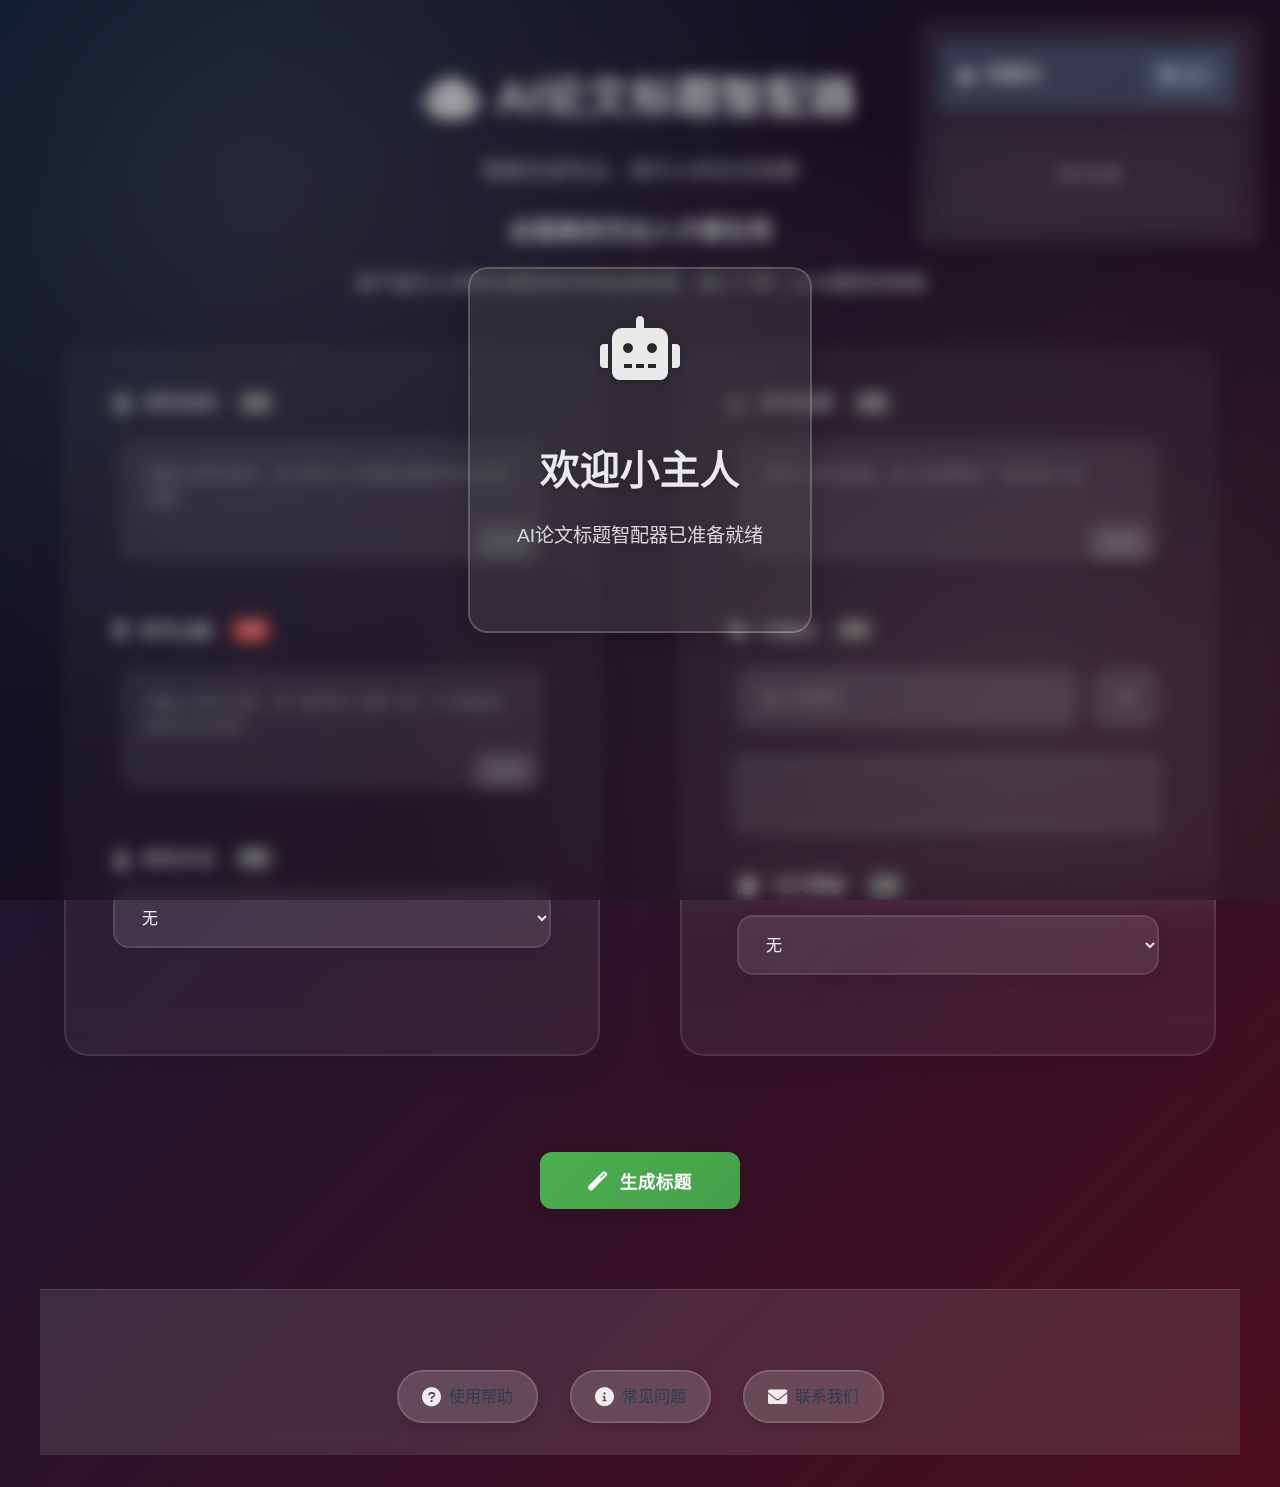
<file: index.html>
<!DOCTYPE html>
<html lang="zh-CN">
<head>
    <meta charset="UTF-8">
    <meta name="viewport" content="width=device-width, initial-scale=1.0">
    <title>AI论文标题智配器（升级版）</title>
    <link rel="stylesheet" href="styles.css">
    <link rel="stylesheet" href="https://cdnjs.cloudflare.com/ajax/libs/font-awesome/6.0.0/css/all.min.css">
    <style>
        .optional-tag {
            background-color: #666;
            color: white;
            padding: 2px 6px;
            border-radius: 4px;
            font-size: 12px;
            margin-left: 8px;
        }

        .required-tag {
            background-color: #ff4444;
            color: white;
            padding: 2px 6px;
            border-radius: 4px;
            font-size: 12px;
            margin-left: 8px;
        }

        /* 下拉选项样式 */
        select {
            color: rgba(255, 255, 255, 0.9) !important;
        }

        select option {
            color: #333 !important;
            background-color: white;
        }

        /* 确保下拉框文字颜色与输入框一致 */
        select:focus {
            color: rgba(255, 255, 255, 0.9) !important;
        }

        .toggle-btn {
            background: none;
            border: none;
            color: #666;
            cursor: pointer;
            margin-left: 8px;
            padding: 2px;
            border-radius: 50%;
            width: 24px;
            height: 24px;
            display: inline-flex;
            align-items: center;
            justify-content: center;
            transition: all 0.3s ease;
        }

        .toggle-btn.active {
            color: #4CAF50;
            background-color: rgba(76, 175, 80, 0.1);
        }

        .input-group textarea:disabled,
        .input-group select:disabled,
        .input-group input:disabled {
            background-color: #f5f5f5;
            cursor: not-allowed;
            opacity: 0.7;
        }

        .btn-add:disabled {
            opacity: 0.5;
            cursor: not-allowed;
        }

        /* 收藏夹容器样式 */
        .favorites-container {
            background: rgba(255, 255, 255, 0.1);
            border-radius: 12px;
            padding: 20px;
            margin-bottom: 30px;
            backdrop-filter: blur(10px);
            border: 1px solid rgba(255, 255, 255, 0.1);
        }

        .favorites-header {
            display: flex;
            justify-content: space-between;
            align-items: center;
            margin-bottom: 15px;
        }

        .favorites-header h3 {
            color: rgba(255, 255, 255, 0.9);
            margin: 0;
            font-size: 1.2em;
        }

        .btn-clear-favorites {
            background: rgba(255, 255, 255, 0.1);
            color: rgba(255, 255, 255, 0.9);
            border: none;
            padding: 8px 15px;
            border-radius: 6px;
            cursor: pointer;
            transition: all 0.3s ease;
        }

        .btn-clear-favorites:hover {
            background: rgba(255, 255, 255, 0.2);
        }

        .favorites-list {
            max-height: 300px;
            overflow-y: auto;
        }

        .favorite-item {
            display: flex;
            justify-content: space-between;
            align-items: center;
            padding: 10px;
            background: rgba(255, 255, 255, 0.05);
            border-radius: 6px;
            margin-bottom: 8px;
        }

        .favorite-title {
            color: rgba(255, 255, 255, 0.9);
            flex: 1;
            margin-right: 10px;
        }

        .favorite-actions {
            display: flex;
            gap: 8px;
        }

        .btn-copy, .btn-remove {
            background: rgba(255, 255, 255, 0.1);
            color: rgba(255, 255, 255, 0.9);
            border: none;
            padding: 6px;
            border-radius: 4px;
            cursor: pointer;
            transition: all 0.3s ease;
        }

        .btn-copy:hover, .btn-remove:hover {
            background: rgba(255, 255, 255, 0.2);
        }

        .empty-favorites {
            color: rgba(255, 255, 255, 0.6);
            text-align: center;
            padding: 20px;
        }

        /* 提示信息样式 */
        .toast {
            position: fixed;
            bottom: 20px;
            left: 50%;
            transform: translateX(-50%);
            background: rgba(0, 0, 0, 0.8);
            color: white;
            padding: 10px 20px;
            border-radius: 6px;
            z-index: 1000;
        }

        .contact-popup.active {
            opacity: 1;
            visibility: visible;
        }

        /* 加载弹窗样式 */
        .loading-popup {
            position: fixed;
            top: 0;
            left: 0;
            width: 100%;
            height: 100%;
            background: rgba(0, 0, 0, 0.8);
            display: flex;
            justify-content: center;
            align-items: center;
            z-index: 1000;
            opacity: 0;
            visibility: hidden;
            transition: all 0.3s ease;
        }

        .loading-popup.active {
            opacity: 1;
            visibility: visible;
        }

        .loading-content {
            background: rgba(255, 255, 255, 0.1);
            backdrop-filter: blur(10px);
            padding: 2rem;
            border-radius: 15px;
            text-align: center;
            max-width: 400px;
            width: 90%;
            border: 1px solid rgba(255, 255, 255, 0.2);
            box-shadow: 0 8px 32px rgba(0, 0, 0, 0.3);
        }

        .loading-spinner {
            width: 50px;
            height: 50px;
            border: 3px solid rgba(255, 255, 255, 0.3);
            border-radius: 50%;
            border-top-color: #fff;
            margin: 0 auto 1rem;
            animation: spin 1s linear infinite;
        }

        @keyframes spin {
            to {
                transform: rotate(360deg);
            }
        }

        .loading-content h2 {
            color: #fff;
            margin-bottom: 0.5rem;
            font-size: 1.5rem;
        }

        .loading-content p {
            color: rgba(255, 255, 255, 0.8);
            font-size: 1rem;
        }

        /* 进度条样式 */
        .progress-bar-container {
            margin-top: 20px;
            width: 100%;
            text-align: center;
        }

        .progress-bar {
            width: 100%;
            height: 6px;
            background: rgba(255, 255, 255, 0.2);
            border-radius: 3px;
            overflow: hidden;
            margin-bottom: 8px;
        }

        .progress-bar-fill {
            width: 0%;
            height: 100%;
            background: linear-gradient(90deg, #4CAF50, #8BC34A);
            border-radius: 3px;
            transition: width 1s linear;
        }

        .progress-text {
            color: rgba(255, 255, 255, 0.8);
            font-size: 14px;
        }

        /* 提示弹窗样式 */
        .alert-popup {
            position: fixed;
            top: 0;
            left: 0;
            width: 100%;
            height: 100%;
            background: rgba(0, 0, 0, 0.8);
            display: flex;
            justify-content: center;
            align-items: center;
            z-index: 2000;
            opacity: 0;
            visibility: hidden;
            transition: all 0.3s ease;
        }

        .alert-popup.show {
            opacity: 1;
            visibility: visible;
        }

        .alert-content {
            background: rgba(255, 255, 255, 0.1);
            backdrop-filter: blur(10px);
            padding: 2rem;
            border-radius: 15px;
            text-align: center;
            max-width: 400px;
            width: 90%;
            border: 1px solid rgba(255, 255, 255, 0.2);
            box-shadow: 0 8px 32px rgba(0, 0, 0, 0.3);
            transform: scale(0.9);
            transition: transform 0.3s ease;
        }

        .alert-popup.show .alert-content {
            transform: scale(1);
        }

        .alert-content i {
            font-size: 3rem;
            color: #ff4444;
            margin-bottom: 1rem;
        }

        .alert-content h3 {
            color: #fff;
            margin-bottom: 0.5rem;
            font-size: 1.5rem;
        }

        .alert-content p {
            color: rgba(255, 255, 255, 0.8);
            margin-bottom: 1.5rem;
        }

        .alert-btn {
            background: #ff4444;
            color: white;
            border: none;
            padding: 0.8rem 2rem;
            border-radius: 25px;
            font-size: 1rem;
            cursor: pointer;
            transition: all 0.3s ease;
        }

        .alert-btn:hover {
            background: #ff6666;
            transform: translateY(-2px);
        }
    </style>
</head>
<body>
    <div class="shooting-star" style="--delay: 0s; --top: 10%; --left: 10%;"></div>
    <div class="shooting-star" style="--delay: 1s; --top: 30%; --left: 20%;"></div>
    <div class="shooting-star" style="--delay: 2s; --top: 50%; --left: 15%;"></div>
    <div class="shooting-star" style="--delay: 3s; --top: 70%; --left: 25%;"></div>
    <div class="shooting-star" style="--delay: 4s; --top: 90%; --left: 5%;"></div>
    <div class="welcome-popup">
        <div class="welcome-content">
            <i class="fas fa-robot welcome-icon"></i>
            <h2>欢迎小主人</h2>
            <p>AI论文标题智配器已准备就绪</p>
        </div>
    </div>
    
    <!-- 添加联系我们弹窗 -->
    <div class="contact-popup">
        <div class="contact-content">
            <i class="fas fa-envelope contact-icon"></i>
            <h2>联系我们</h2>
            <p>QQ: 2919642834</p>
            <button class="btn-close">
                <i class="fas fa-times"></i>
            </button>
        </div>
    </div>

    <!-- 添加加载弹窗 -->
    <div class="loading-popup">
        <div class="loading-content">
            <div class="loading-spinner"></div>
            <h2>正在生成标题...</h2>
            <p>请稍候，AI正在为您创作精彩的标题</p>
            <div class="progress-bar-container">
                <div class="progress-bar">
                    <div class="progress-bar-fill"></div>
                </div>
                <div class="progress-text">0%</div>
            </div>
        </div>
    </div>

    <!-- 添加流星元素 -->
    <div class="shooting-star" style="--delay: 0s; --top: 10%; --left: 20%"></div>
    <div class="shooting-star" style="--delay: 2s; --top: 15%; --left: 60%"></div>
    <div class="shooting-star" style="--delay: 4s; --top: 25%; --left: 80%"></div>
    <div class="shooting-star" style="--delay: 6s; --top: 35%; --left: 30%"></div>
    <div class="shooting-star" style="--delay: 8s; --top: 45%; --left: 70%"></div>

    <div class="app-container">
        <!-- 添加收藏夹容器 -->
        <div class="favorites-container">
            <div class="favorites-header">
                <h3><i class="fas fa-star"></i> 收藏夹</h3>
                <button class="btn-clear-favorites" onclick="clearFavorites()">
                    <i class="fas fa-trash"></i> 清空
                </button>
            </div>
            <div class="favorites-list" id="favoritesList"></div>
        </div>

        <header class="app-header">
            <h1 class="main-title">
                <i class="fas fa-robot"></i>
                AI论文标题智配器
            </h1>
            <p class="subtitle">智能生成专业、吸引人的论文标题</p>
            <div class="hero-text">
                <p class="slogan" style="color: white;">全国高校杰出人才都在用</p>
            </div>
            <p class="slogan-sub" style="color: white;">本产品引入多种大模型来共同生成标题，减少了单一AI大模型的弊端</p>
        </header>

        <div class="main-container">
            <div class="input-section">
            <div class="input-group">
                    <label for="researchPurpose">
                        <i class="fas fa-bullseye"></i>
                        研究目的
                        <span class="optional-tag">选填</span>
                    </label>
                    <div class="input-wrapper">
                        <textarea id="researchPurpose" placeholder="请输入研究目的，如'探讨人工智能在教育中的应用效果'"></textarea>
                <span class="char-count">0/100</span>
            </div>
                </div>

            <div class="input-group">
                    <label for="researchTopic">
                        <i class="fas fa-lightbulb"></i>
                        研究主题
                        <span class="required-tag">必填</span>
                    </label>
                    <div class="input-wrapper">
                        <textarea id="researchTopic" placeholder="请输入研究主题，如'碳中和 政策'或'人工智能在教育中的应用'"></textarea>
                <span class="char-count">0/100</span>
            </div>
                </div>

            <div class="input-group">
                    <label for="researchMethod">
                        <i class="fas fa-flask"></i>
                        研究方法
                        <span class="optional-tag">选填</span>
                    </label>
                    <select id="researchMethod">
                        <option value="">无</option>
                        <option value="实证分析">实证分析</option>
                        <option value="案例研究">案例研究</option>
                        <option value="文献综述">文献综述</option>
                        <option value="实验设计">实验设计</option>
                        <option value="混合方法">混合方法</option>
                </select>
            </div>
            </div>

            <div class="settings-section">
            <div class="input-group">
                    <label for="researchResult">
                        <i class="fas fa-chart-line"></i>
                        研究结果
                        <span class="optional-tag">选填</span>
                    </label>
                    <div class="input-wrapper">
                        <textarea id="researchResult" placeholder="请输入研究结果，如'正向影响''U型关系'等"></textarea>
                <span class="char-count">0/500</span>
            </div>
        </div>

            <div class="input-group">
                    <label for="keywords">
                        <i class="fas fa-tags"></i>
                        关键词
                        <span class="optional-tag">选填</span>
                    </label>
                <div class="keyword-input">
                        <input type="text" id="keywordInput" placeholder="输入关键词">
                        <button id="addKeyword" class="btn-add">
                            <i class="fas fa-plus"></i>
                        </button>
                    </div>
                    <div class="keyword-tags" id="keywordList"></div>
                </div>

                <div class="slider-group">
            <div class="input-group">
                        <label for="paperLevel">
                            <i class="fas fa-graduation-cap"></i>
                            论文等级
                            <span class="optional-tag">选填</span>
                        </label>
                        <select id="paperLevel">
                            <option value="">无</option>
                            <option value="T类">T类</option>
                            <option value="A类">A类</option>
                            <option value="B类">B类</option>
                            <option value="C类">C类</option>
                            <option value="D类">D类</option>
                            <option value="E类">E类</option>
                </select>
            </div>
        </div>
            </div>

            <div class="output-section">
                <div class="title-cards" id="titleCards"></div>
                <div class="button-group">
                    <button class="btn-generate" id="generateBtn">
                    <i class="fas fa-magic"></i>
                    生成标题
                    </button>
                </div>
            </div>
        </div>

        <footer class="site-footer">
            <div class="footer-content">
                <div class="help-links">
                    <a href="help.html" class="help-link">
                        <i class="fas fa-question-circle"></i>
                        使用帮助
                    </a>
                    <a href="faq.html" class="help-link">
                        <i class="fas fa-info-circle"></i>
                        常见问题
                    </a>
                    <a href="javascript:void(0);" class="help-link" id="contactLink">
                        <i class="fas fa-envelope"></i>
                        联系我们
                    </a>
                </div>
            </div>
        </footer>
    </div>
    <script src="api.js"></script>
    <script src="script.js"></script>
    <script>
        // 显示欢迎弹窗
        document.addEventListener('DOMContentLoaded', () => {
            const welcomePopup = document.querySelector('.welcome-popup');
            const loadingPopup = document.querySelector('.loading-popup');
            const generateBtn = document.getElementById('generateBtn');

            welcomePopup.classList.add('show');
            
            // 1.5秒后自动隐藏
            setTimeout(() => {
                welcomePopup.classList.remove('show');
            }, 1500);

            // 生成标题按钮点击事件
            generateBtn.addEventListener('click', async () => {
                // 获取研究主题输入
                const researchTopic = document.getElementById('researchTopic').value.trim();
                
                // 验证研究主题是否填写
                if (!researchTopic) {
                    // 创建提示弹窗
                    const alertPopup = document.createElement('div');
                    alertPopup.className = 'alert-popup';
                    alertPopup.innerHTML = `
                        <div class="alert-content">
                            <i class="fas fa-exclamation-circle"></i>
                            <h3>请填写研究主题</h3>
                            <p>研究主题为必填项，请填写后再试</p>
                            <button class="alert-btn">确定</button>
                        </div>
                    `;
                    document.body.appendChild(alertPopup);
                    
                    // 添加显示动画
                    setTimeout(() => {
                        alertPopup.classList.add('show');
                    }, 10);
                    
                    // 点击确定按钮关闭提示
                    alertPopup.querySelector('.alert-btn').addEventListener('click', () => {
                        alertPopup.classList.remove('show');
                        setTimeout(() => {
                            document.body.removeChild(alertPopup);
                        }, 300);
                    });
                    
                    return false; // 返回 false 阻止后续操作
                }

                try {
                    // 显示加载弹窗
                    loadingPopup.classList.add('active');
                    
                    // 获取进度条元素
                    const progressBarFill = document.querySelector('.progress-bar-fill');
                    const progressText = document.querySelector('.progress-text');
                    
                    // 设置倒计时
                    let timeLeft = 40;
                    const countdownEl = document.createElement('p');
                    countdownEl.style.marginTop = '10px';
                    countdownEl.style.color = 'rgba(255, 255, 255, 0.7)';
                    document.querySelector('.loading-content').appendChild(countdownEl);
                    
                    // 进度条更新
                    let progress = 0;
                    const progressInterval = setInterval(() => {
                        progress += (100/40); // 40秒内完成100%
                        if (progress > 100) progress = 100;
                        progressBarFill.style.width = progress + '%';
                        progressText.textContent = Math.round(progress) + '%';
                    }, 1000);
                    
                    const countdownInterval = setInterval(() => {
                        timeLeft--;
                        countdownEl.textContent = `预计剩余时间：${timeLeft} 秒`;
                        
                        if (timeLeft <= 0) {
                            clearInterval(countdownInterval);
                            clearInterval(progressInterval);
                            loadingPopup.classList.remove('active');
                            document.querySelector('.loading-content').removeChild(countdownEl);
                            // 重置进度条
                            progressBarFill.style.width = '0%';
                            progressText.textContent = '0%';
                        }
                    }, 1000);

                    // 40秒后关闭加载弹窗
                    setTimeout(() => {
                        clearInterval(countdownInterval);
                        clearInterval(progressInterval);
                        loadingPopup.classList.remove('active');
                        document.querySelector('.loading-content').removeChild(countdownEl);
                        // 重置进度条
                        progressBarFill.style.width = '0%';
                        progressText.textContent = '0%';
                    }, 40000);

                } catch (error) {
                    console.error('生成标题时发生错误:', error);
                    // 发生错误时也要清理所有定时器和UI
                    clearInterval(progressInterval);
                    clearInterval(countdownInterval);
                    loadingPopup.classList.remove('active');
                    if (countdownEl && countdownEl.parentNode) {
                        countdownEl.parentNode.removeChild(countdownEl);
                    }
                    progressBarFill.style.width = '0%';
                    progressText.textContent = '0%';
                }
            });

            // 联系我们弹窗
            const contactLink = document.getElementById('contactLink');
            const contactPopup = document.querySelector('.contact-popup');
            const closeBtn = document.querySelector('.btn-close');

            contactLink.addEventListener('click', () => {
                contactPopup.classList.add('show');
            });

            closeBtn.addEventListener('click', () => {
                contactPopup.classList.remove('show');
            });

            // 字符计数功能
            const textareas = document.querySelectorAll('textarea');
            textareas.forEach(textarea => {
                const charCount = textarea.nextElementSibling;
                textarea.addEventListener('input', () => {
                    const count = textarea.value.length;
                    const maxLength = parseInt(textarea.getAttribute('maxlength')) || 100;
                    charCount.textContent = `${count}/${maxLength}`;
                });
            });
        });

        // 初始化收藏夹
        document.addEventListener('DOMContentLoaded', function() {
            updateFavoritesList();
        });

        // 更新收藏夹列表
        function updateFavoritesList() {
            const favoritesList = document.getElementById('favoritesList');
            const favorites = JSON.parse(localStorage.getItem('favorites') || '[]');
            
            if (favorites.length === 0) {
                favoritesList.innerHTML = '<div class="empty-favorites">暂无收藏</div>';
                return;
            }
            
            favoritesList.innerHTML = favorites.map((title, index) => {
                // 确保标题是字符串
                const titleText = typeof title === 'object' ? title.title || JSON.stringify(title) : title;
                return `
                    <div class="favorite-item">
                        <span class="favorite-title">${titleText}</span>
                        <div class="favorite-actions">
                            <button class="btn-copy" onclick="copyToClipboard('${titleText.replace(/'/g, "\\'")}')">
                                <i class="fas fa-copy"></i>
                            </button>
                            <button class="btn-remove" onclick="removeFavorite(${index})">
                                <i class="fas fa-times"></i>
                            </button>
                        </div>
                    </div>
                `;
            }).join('');
        }

        // 复制到剪贴板
        function copyToClipboard(text) {
            // 确保复制的是字符串
            const textToCopy = typeof text === 'object' ? text.title || JSON.stringify(text) : text;
            navigator.clipboard.writeText(textToCopy).then(() => {
                showToast('复制成功！');
            }).catch(() => {
                showToast('复制失败，请手动复制');
            });
        }

        // 移除收藏
        function removeFavorite(index) {
            const favorites = JSON.parse(localStorage.getItem('favorites') || '[]');
            favorites.splice(index, 1);
            localStorage.setItem('favorites', JSON.stringify(favorites));
            updateFavoritesList();
            showToast('已移除收藏');
        }

        // 清空收藏夹
        function clearFavorites() {
            if (confirm('确定要清空收藏夹吗？')) {
                localStorage.removeItem('favorites');
                updateFavoritesList();
                showToast('收藏夹已清空');
            }
        }

        // 显示提示信息
        function showToast(message) {
            const toast = document.createElement('div');
            toast.className = 'toast';
            toast.textContent = message;
            document.body.appendChild(toast);
            
            setTimeout(() => {
                toast.remove();
            }, 2000);
        }
    </script>
</body>
</html>
</file>
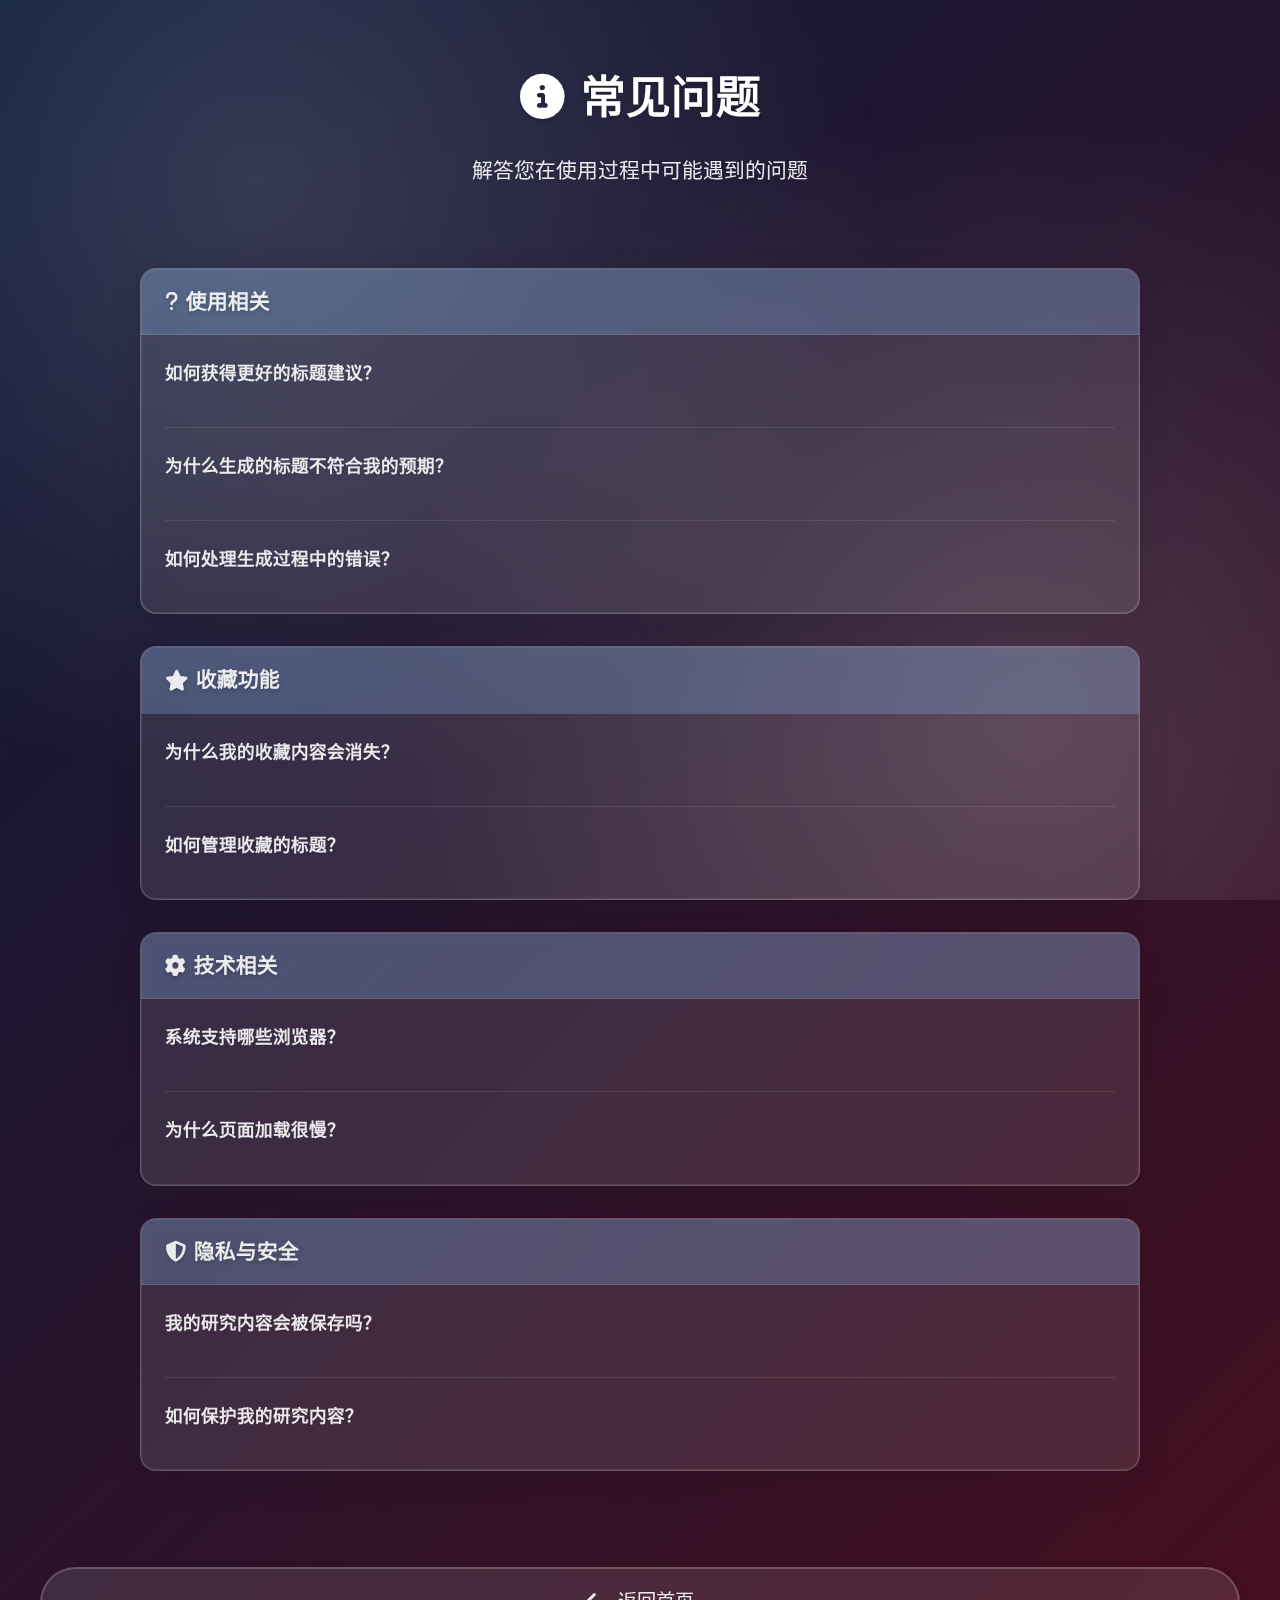
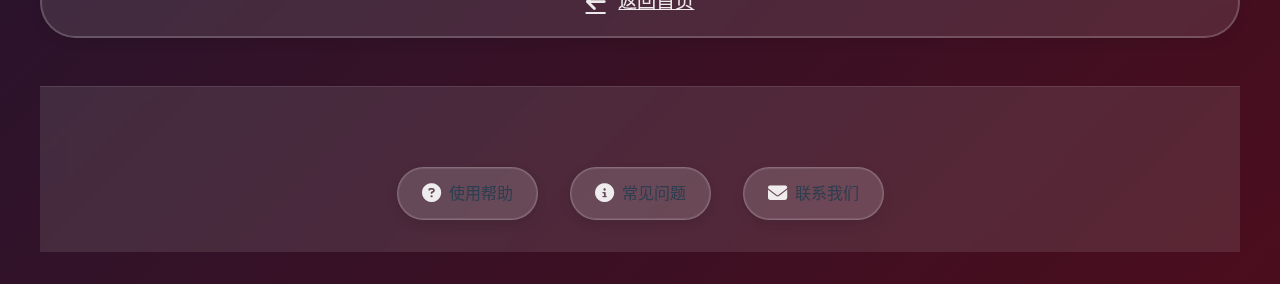
<file: faq.html>
<!DOCTYPE html>
<html lang="zh-CN">
<head>
    <meta charset="UTF-8">
    <meta name="viewport" content="width=device-width, initial-scale=1.0">
    <title>常见问题 - AI论文标题智配器</title>
    <link rel="stylesheet" href="styles.css">
    <link rel="stylesheet" href="https://cdnjs.cloudflare.com/ajax/libs/font-awesome/6.5.1/css/all.min.css">
</head>
<body>
    <div class="app-container">
        <header class="app-header">
            <h1 class="main-title">
                <i class="fas fa-info-circle"></i>
                常见问题
            </h1>
            <p class="subtitle">解答您在使用过程中可能遇到的问题</p>
        </header>

        <div class="faq-container">
            <div class="faq-section">
                <h2><i class="fas fa-question"></i> 使用相关</h2>
                <div class="faq-content">
                    <div class="faq-item">
                        <h3>如何获得更好的标题建议？</h3>
                        <div class="faq-answer">
                            <p>要获得更好的标题建议，您可以：</p>
                            <ul>
                                <li>提供更详细的研究主题描述</li>
                                <li>添加更多相关的关键词</li>
                                <li>准确选择研究方法</li>
                                <li>描述具体的研究结果</li>
                                <li>选择合适的论文等级</li>
                            </ul>
                        </div>
                    </div>

                    <div class="faq-item">
                        <h3>为什么生成的标题不符合我的预期？</h3>
                        <div class="faq-answer">
                            <p>如果生成的标题不符合预期，您可以：</p>
                            <ul>
                                <li>检查输入的研究主题是否准确</li>
                                <li>调整关键词的选择</li>
                                <li>修改论文等级设置</li>
                                <li>尝试重新生成标题</li>
                                <li>如果多次尝试后仍不满意，可以联系我们的技术支持</li>
                            </ul>
                        </div>
                    </div>

                    <div class="faq-item">
                        <h3>如何处理生成过程中的错误？</h3>
                        <div class="faq-answer">
                            <p>如果遇到生成错误，请尝试：</p>
                            <ul>
                                <li>刷新页面后重试</li>
                                <li>检查网络连接是否正常</li>
                                <li>确保所有必填字段都已填写</li>
                                <li>如果问题持续存在，请联系技术支持</li>
                            </ul>
                        </div>
                    </div>
                </div>
            </div>

            <div class="faq-section">
                <h2><i class="fas fa-star"></i> 收藏功能</h2>
                <div class="faq-content">
                    <div class="faq-item">
                        <h3>为什么我的收藏内容会消失？</h3>
                        <div class="faq-answer">
                            <p>收藏内容会在以下情况下消失：</p>
                            <ul>
                                <li>点击"返回首页"按钮</li>
                                <li>直接关闭浏览器</li>
                                <li>使用浏览器的后退按钮</li>
                                <li>清除浏览器缓存</li>
                            </ul>
                            <p>建议：如果需要保存标题，请及时复制到其他文档中。</p>
                        </div>
                    </div>

                    <div class="faq-item">
                        <h3>如何管理收藏的标题？</h3>
                        <div class="faq-answer">
                            <p>您可以通过以下方式管理收藏：</p>
                            <ul>
                                <li>点击标题下方的"收藏"按钮添加收藏</li>
                                <li>点击收藏夹中的删除按钮移除单个收藏</li>
                                <li>点击"清空收藏"按钮移除所有收藏</li>
                                <li>收藏夹中的标题可以随时复制</li>
                            </ul>
                        </div>
                    </div>
                </div>
            </div>

            <div class="faq-section">
                <h2><i class="fas fa-cog"></i> 技术相关</h2>
                <div class="faq-content">
                    <div class="faq-item">
                        <h3>系统支持哪些浏览器？</h3>
                        <div class="faq-answer">
                            <p>系统支持以下浏览器：</p>
                            <ul>
                                <li>Chrome（推荐）</li>
                                <li>Firefox</li>
                                <li>Safari</li>
                                <li>Edge</li>
                            </ul>
                            <p>建议使用最新版本的浏览器以获得最佳体验。</p>
                        </div>
                    </div>

                    <div class="faq-item">
                        <h3>为什么页面加载很慢？</h3>
                        <div class="faq-answer">
                            <p>如果页面加载缓慢，可能是由于：</p>
                            <ul>
                                <li>网络连接不稳定</li>
                                <li>浏览器缓存过多</li>
                                <li>系统正在处理大量请求</li>
                            </ul>
                            <p>解决方法：</p>
                            <ul>
                                <li>检查网络连接</li>
                                <li>清除浏览器缓存</li>
                                <li>稍后重试</li>
                            </ul>
                        </div>
                    </div>
                </div>
            </div>

            <div class="faq-section">
                <h2><i class="fas fa-shield-alt"></i> 隐私与安全</h2>
                <div class="faq-content">
                    <div class="faq-item">
                        <h3>我的研究内容会被保存吗？</h3>
                        <div class="faq-answer">
                            <p>我们非常重视您的隐私：</p>
                            <ul>
                                <li>研究内容仅用于生成标题</li>
                                <li>不会保存或分享您的研究内容</li>
                                <li>所有数据在会话结束后自动清除</li>
                                <li>您可以放心使用系统</li>
                            </ul>
                        </div>
                    </div>

                    <div class="faq-item">
                        <h3>如何保护我的研究内容？</h3>
                        <div class="faq-answer">
                            <p>为了保护您的研究内容，建议：</p>
                            <ul>
                                <li>不要在公共场合使用系统</li>
                                <li>使用后及时清除浏览器历史记录</li>
                                <li>不要分享您的浏览器会话</li>
                                <li>使用安全的网络连接</li>
                            </ul>
                        </div>
                    </div>
                </div>
            </div>
        </div>

        <div class="help-actions">
            <a href="index.html" class="btn-back">
                <i class="fas fa-arrow-left"></i>
                返回首页
            </a>
        </div>

        <footer class="site-footer">
            <div class="footer-content">
                <div class="help-links">
                    <a href="help.html" class="help-link">
                        <i class="fas fa-question-circle"></i>
                        使用帮助
                    </a>
                    <a href="faq.html" class="help-link">
                        <i class="fas fa-info-circle"></i>
                        常见问题
                    </a>
                    <a href="#" class="help-link">
                        <i class="fas fa-envelope"></i>
                        联系我们
                    </a>
                </div>
            </div>
        </footer>
    </div>

    <script>
        // 添加FAQ展开/收起功能
        document.querySelectorAll('.faq-item h3').forEach(question => {
            question.addEventListener('click', () => {
                const answer = question.nextElementSibling;
                const isOpen = answer.style.display === 'block';
                
                // 关闭所有其他答案
                document.querySelectorAll('.faq-answer').forEach(ans => {
                    ans.style.display = 'none';
                });
                
                // 切换当前答案的显示状态
                answer.style.display = isOpen ? 'none' : 'block';
                
                // 更新图标
                const icon = question.querySelector('i') || document.createElement('i');
                icon.className = isOpen ? 'fas fa-chevron-down' : 'fas fa-chevron-up';
                if (!question.querySelector('i')) {
                    question.prepend(icon);
                }
            });
        });
    </script>
</body>
</html>
</file>
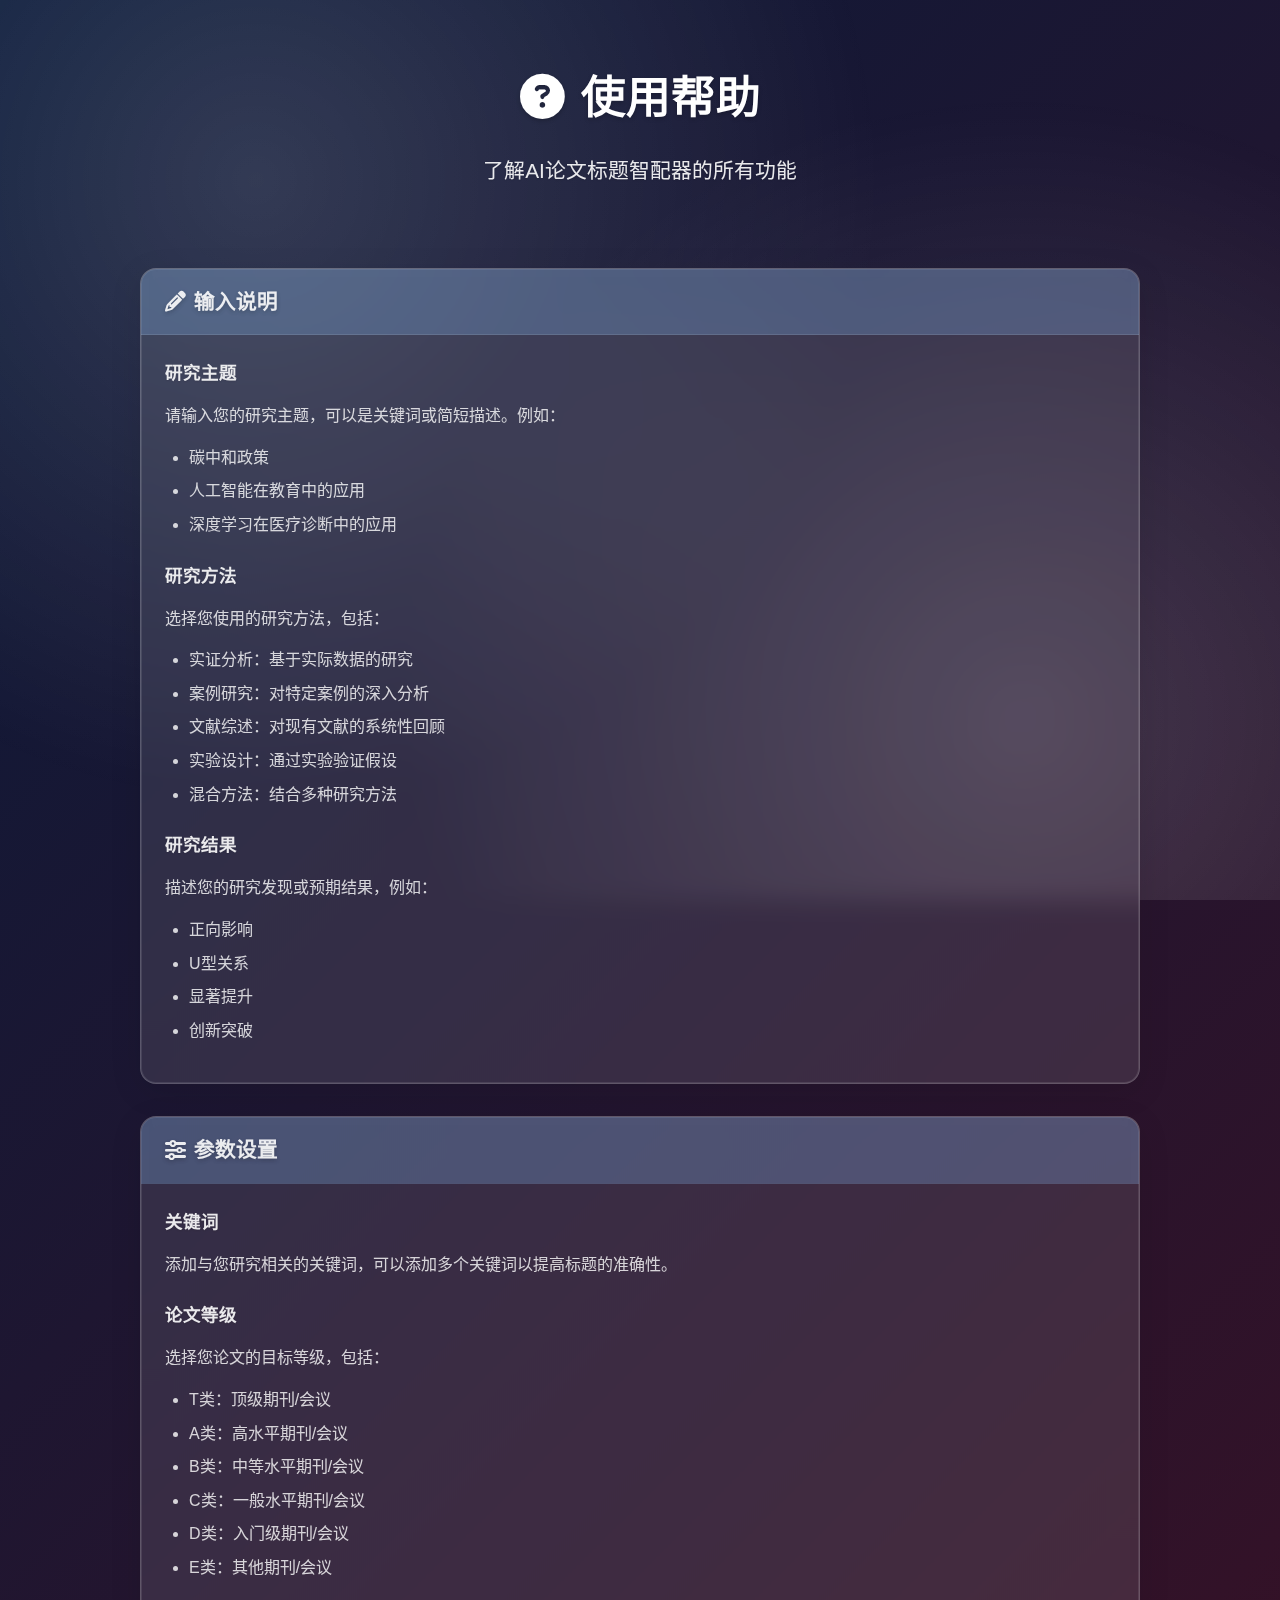
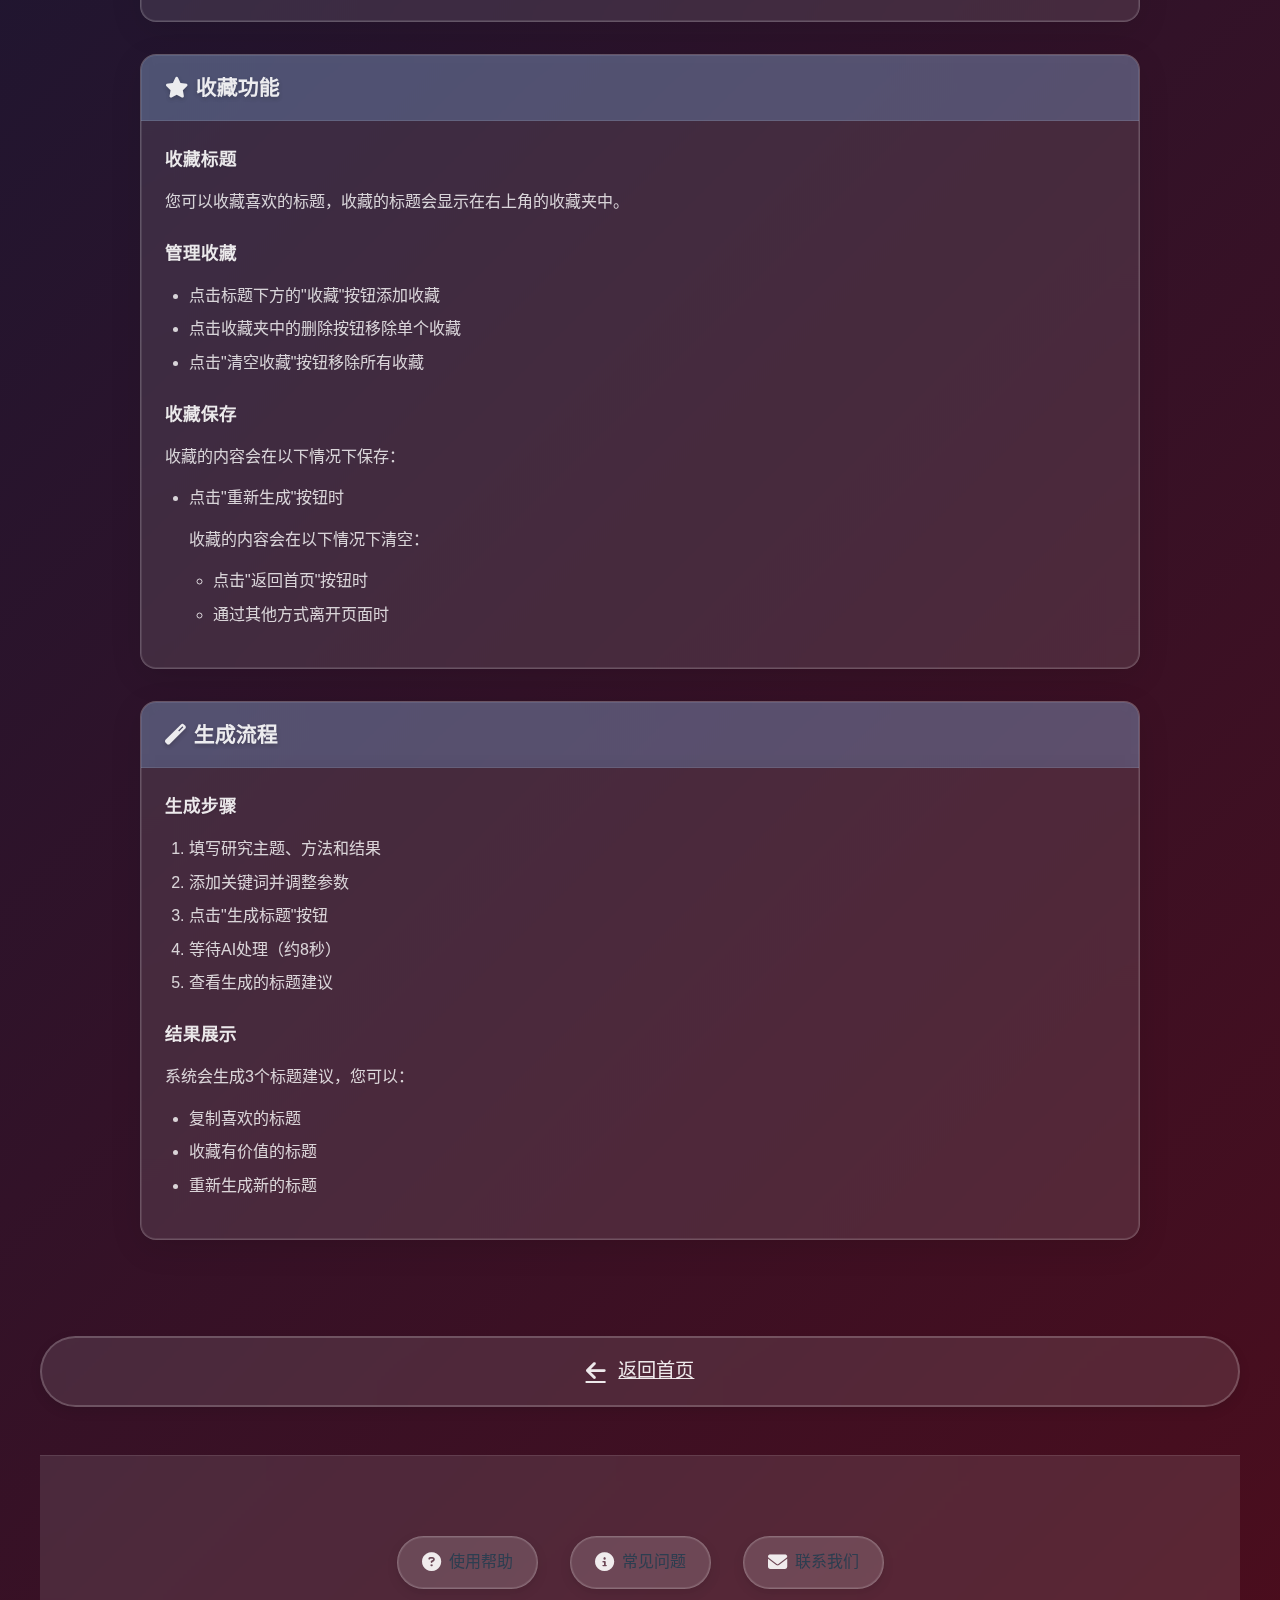
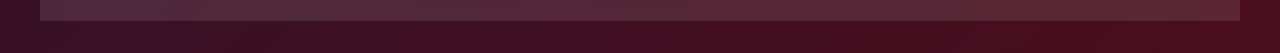
<file: help.html>
<!DOCTYPE html>
<html lang="zh-CN">
<head>
    <meta charset="UTF-8">
    <meta name="viewport" content="width=device-width, initial-scale=1.0">
    <title>使用帮助 - AI论文标题智配器</title>
    <link rel="stylesheet" href="styles.css">
    <link rel="stylesheet" href="https://cdnjs.cloudflare.com/ajax/libs/font-awesome/6.5.1/css/all.min.css">
</head>
<body>
    <!-- 添加流星 -->
    <div class="shooting-star" style="--delay: 0s; --top: 10%; --left: 10%;"></div>
    <div class="shooting-star" style="--delay: 1s; --top: 30%; --left: 20%;"></div>
    <div class="shooting-star" style="--delay: 2s; --top: 50%; --left: 15%;"></div>
    <div class="shooting-star" style="--delay: 3s; --top: 70%; --left: 25%;"></div>
    <div class="shooting-star" style="--delay: 4s; --top: 90%; --left: 5%;"></div>

    <div class="app-container">
        <header class="app-header">
            <h1 class="main-title">
                <i class="fas fa-question-circle"></i>
                使用帮助
            </h1>
            <p class="subtitle">了解AI论文标题智配器的所有功能</p>
        </header>

        <div class="help-container">
            <div class="help-section">
                <h2><i class="fas fa-pencil-alt"></i> 输入说明</h2>
                <div class="help-content">
                    <h3>研究主题</h3>
                    <p>请输入您的研究主题，可以是关键词或简短描述。例如：</p>
                    <ul>
                        <li>碳中和政策</li>
                        <li>人工智能在教育中的应用</li>
                        <li>深度学习在医疗诊断中的应用</li>
                    </ul>

                    <h3>研究方法</h3>
                    <p>选择您使用的研究方法，包括：</p>
                    <ul>
                        <li>实证分析：基于实际数据的研究</li>
                        <li>案例研究：对特定案例的深入分析</li>
                        <li>文献综述：对现有文献的系统性回顾</li>
                        <li>实验设计：通过实验验证假设</li>
                        <li>混合方法：结合多种研究方法</li>
                    </ul>

                    <h3>研究结果</h3>
                    <p>描述您的研究发现或预期结果，例如：</p>
                    <ul>
                        <li>正向影响</li>
                        <li>U型关系</li>
                        <li>显著提升</li>
                        <li>创新突破</li>
                    </ul>
                </div>
            </div>

            <div class="help-section">
                <h2><i class="fas fa-sliders-h"></i> 参数设置</h2>
                <div class="help-content">
                    <h3>关键词</h3>
                    <p>添加与您研究相关的关键词，可以添加多个关键词以提高标题的准确性。</p>

                    <h3>论文等级</h3>
                    <p>选择您论文的目标等级，包括：</p>
                    <ul>
                        <li>T类：顶级期刊/会议</li>
                        <li>A类：高水平期刊/会议</li>
                        <li>B类：中等水平期刊/会议</li>
                        <li>C类：一般水平期刊/会议</li>
                        <li>D类：入门级期刊/会议</li>
                        <li>E类：其他期刊/会议</li>
                    </ul>
                </div>
            </div>

            <div class="help-section">
                <h2><i class="fas fa-star"></i> 收藏功能</h2>
                <div class="help-content">
                    <h3>收藏标题</h3>
                    <p>您可以收藏喜欢的标题，收藏的标题会显示在右上角的收藏夹中。</p>

                    <h3>管理收藏</h3>
                    <ul>
                        <li>点击标题下方的"收藏"按钮添加收藏</li>
                        <li>点击收藏夹中的删除按钮移除单个收藏</li>
                        <li>点击"清空收藏"按钮移除所有收藏</li>
                    </ul>

                    <h3>收藏保存</h3>
                    <p>收藏的内容会在以下情况下保存：</p>
                    <ul>
                        <li>点击"重新生成"按钮时</li>
                    </p>
                    <p>收藏的内容会在以下情况下清空：</p>
                    <ul>
                        <li>点击"返回首页"按钮时</li>
                        <li>通过其他方式离开页面时</li>
                    </ul>
                </div>
            </div>

            <div class="help-section">
                <h2><i class="fas fa-magic"></i> 生成流程</h2>
                <div class="help-content">
                    <h3>生成步骤</h3>
                    <ol>
                        <li>填写研究主题、方法和结果</li>
                        <li>添加关键词并调整参数</li>
                        <li>点击"生成标题"按钮</li>
                        <li>等待AI处理（约8秒）</li>
                        <li>查看生成的标题建议</li>
                    </ol>

                    <h3>结果展示</h3>
                    <p>系统会生成3个标题建议，您可以：</p>
                    <ul>
                        <li>复制喜欢的标题</li>
                        <li>收藏有价值的标题</li>
                        <li>重新生成新的标题</li>
                    </ul>
                </div>
            </div>
        </div>

        <div class="help-actions">
            <a href="index.html" class="btn-back">
                <i class="fas fa-arrow-left"></i>
                返回首页
            </a>
        </div>

        <footer class="site-footer">
            <div class="footer-content">
                <div class="help-links">
                    <a href="#" class="help-link">
                        <i class="fas fa-question-circle"></i>
                        使用帮助
                    </a>
                    <a href="#" class="help-link">
                        <i class="fas fa-info-circle"></i>
                        常见问题
                    </a>
                    <a href="#" class="help-link">
                        <i class="fas fa-envelope"></i>
                        联系我们
                    </a>
                </div>
            </div>
        </footer>
    </div>
</body>
</html>
</file>
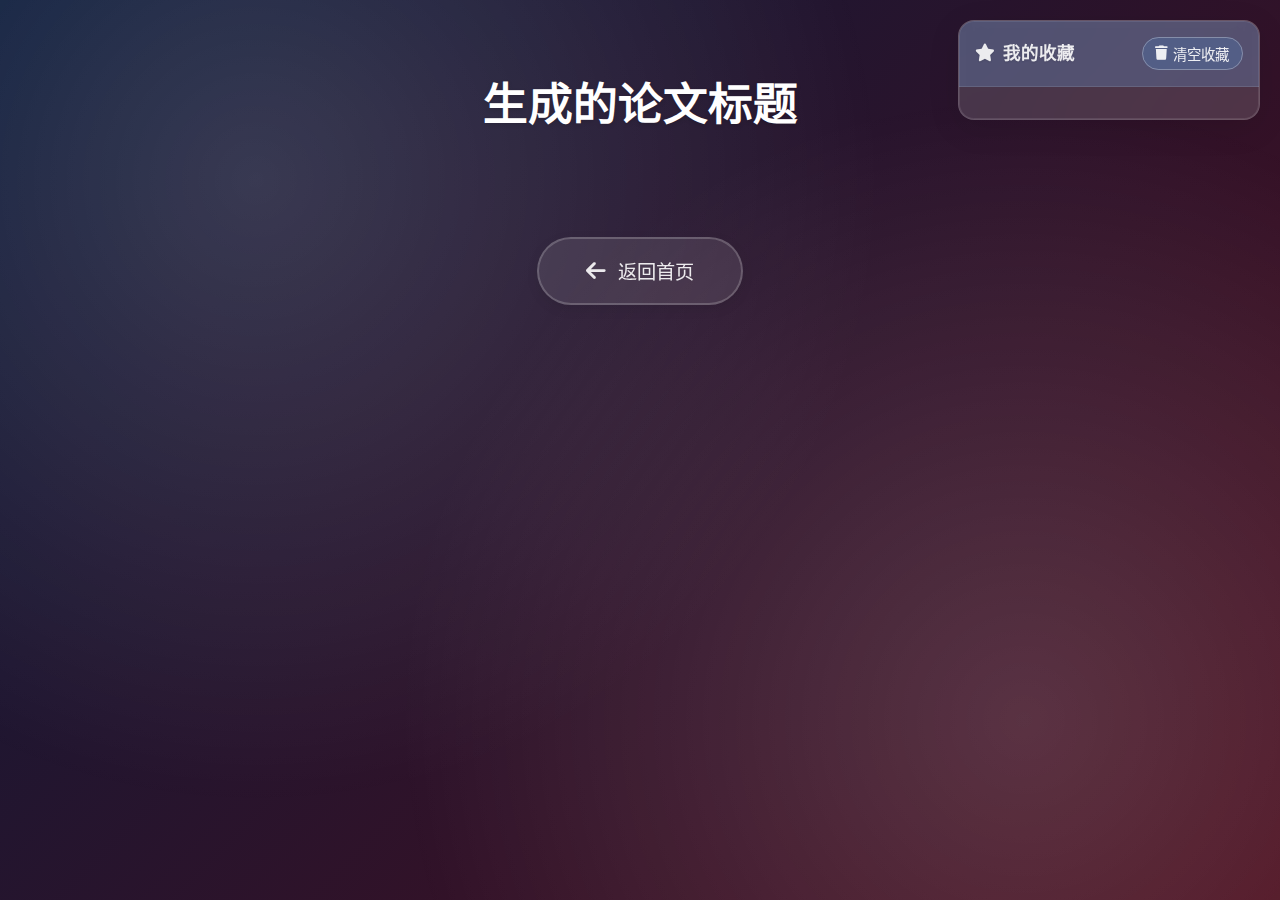
<file: results.html>
<!DOCTYPE html>
<html lang="zh-CN">
<head>
    <meta charset="UTF-8">
    <meta name="viewport" content="width=device-width, initial-scale=1.0">
    <title>生成结果 - AI论文标题生成器</title>
    <link rel="stylesheet" href="styles.css">
    <link rel="stylesheet" href="https://cdnjs.cloudflare.com/ajax/libs/font-awesome/6.0.0/css/all.min.css">
</head>
<body>
    <!-- 收藏夹容器 -->
    <div class="favorites-container">
        <div class="favorites-header">
            <h3><i class="fas fa-star"></i> 我的收藏</h3>
            <button class="btn-clear-favorites" onclick="clearFavorites()">
                <i class="fas fa-trash"></i>
                清空收藏
            </button>
        </div>
        <div class="favorites-list" id="favoritesList">
            <!-- 收藏的标题将通过JavaScript动态生成 -->
        </div>
    </div>

    <div class="results-container">
        <h2 class="main-title">生成的论文标题</h2>

        <div class="result-cards" id="titleCards">
            <!-- 标题卡片将通过JavaScript动态生成 -->
        </div>

        <div class="result-actions">
            <button class="btn-back" onclick="window.location.href='index.html'">
                <i class="fas fa-arrow-left"></i>
                返回首页
            </button>
        </div>
    </div>

    <script>
        // 从localStorage获取生成的标题
        const titles = JSON.parse(localStorage.getItem('generatedTitles') || '[]');
        const titleCardsContainer = document.getElementById('titleCards');
        const favoritesList = document.getElementById('favoritesList');

        // 生成标题卡片
        titles.forEach((title, index) => {
            const card = document.createElement('div');
            card.className = 'result-card';
            card.innerHTML = `
                <h3>标题 ${index + 1}</h3>
                <p>${title}</p>
                <div class="card-actions">
                    <button class="btn-copy" onclick="copyToClipboard('${title}')">
                        <i class="fas fa-copy"></i>
                        复制
                    </button>
                    <button class="btn-favorite" onclick="toggleFavorite(${index})">
                        <i class="fas fa-star"></i>
                        收藏
                    </button>
                </div>
            `;
            titleCardsContainer.appendChild(card);
        });

        // 复制到剪贴板
        function copyToClipboard(text) {
            navigator.clipboard.writeText(text).then(() => {
                alert('标题已复制到剪贴板');
            }).catch(err => {
                console.error('复制失败:', err);
                alert('复制失败，请手动复制');
            });
        }

        // 切换收藏状态
        function toggleFavorite(index) {
            const favorites = JSON.parse(localStorage.getItem('favorites') || '[]');
            const title = titles[index];
            
            const existingIndex = favorites.findIndex(fav => fav.title === title);
            if (existingIndex === -1) {
                favorites.push({ title, date: new Date().toISOString() });
            } else {
                favorites.splice(existingIndex, 1);
            }
            
            localStorage.setItem('favorites', JSON.stringify(favorites));
            
            // 更新按钮状态
            const btn = document.querySelectorAll('.btn-favorite')[index];
            btn.classList.toggle('favorited');
            
            // 更新收藏列表
            updateFavoritesList();
        }

        // 清空收藏
        function clearFavorites() {
            if (confirm('确定要清空所有收藏吗？')) {
                localStorage.removeItem('favorites');
                updateFavoritesList();
                // 更新所有收藏按钮状态
                document.querySelectorAll('.btn-favorite').forEach(btn => {
                    btn.classList.remove('favorited');
                });
            }
        }

        // 更新收藏列表
        function updateFavoritesList() {
            const favorites = JSON.parse(localStorage.getItem('favorites') || '[]');
            favoritesList.innerHTML = '';
            
            favorites.forEach((favorite, index) => {
                const item = document.createElement('div');
                item.className = 'favorite-item';
                item.innerHTML = `
                    <span>${favorite.title}</span>
                    <button class="btn-remove-favorite" onclick="removeFavorite(${index})">
                        <i class="fas fa-times"></i>
                    </button>
                `;
                favoritesList.appendChild(item);
            });
        }

        // 移除单个收藏
        function removeFavorite(index) {
            const favorites = JSON.parse(localStorage.getItem('favorites') || '[]');
            favorites.splice(index, 1);
            localStorage.setItem('favorites', JSON.stringify(favorites));
            updateFavoritesList();
            
            // 更新所有收藏按钮状态
            document.querySelectorAll('.btn-favorite').forEach((btn, i) => {
                const title = titles[i];
                const isFavorited = favorites.some(fav => fav.title === title);
                btn.classList.toggle('favorited', isFavorited);
            });
        }

        // 初始化收藏状态和列表
        document.addEventListener('DOMContentLoaded', () => {
            const favorites = JSON.parse(localStorage.getItem('favorites') || '[]');
            document.querySelectorAll('.btn-favorite').forEach((btn, index) => {
                const title = titles[index];
                if (favorites.some(fav => fav.title === title)) {
                    btn.classList.add('favorited');
                }
            });
            updateFavoritesList();
        });
    </script>
</body>
</html>
</file>
<file: styles.css>
:root {
    --primary-color: #4a90e2;
    --secondary-color: #2c3e50;
    --accent-color: #e74c3c;
    --text-color: #333;
    --background-color: #f5f7fa;
    --border-color: #e1e4e8;
    --success-color: #2ecc71;
    --warning-color: #f1c40f;
    --error-color: #e74c3c;
}

body {
    font-family: 'Segoe UI', Tahoma, Geneva, Verdana, sans-serif;
    color: var(--text-color);
    line-height: 1.6;
    margin: 0;
    padding: 0;
    min-height: 100vh;
    background: linear-gradient(135deg, #0a1a3a, #8b0000, #ff8c00);
    background-size: 400% 400%;
    animation: gradientBG 15s ease infinite;
    position: relative;
    overflow-x: hidden;
}

body::before {
    content: '';
    position: fixed;
    top: 0;
    left: 0;
    width: 100%;
    height: 100%;
    background: 
        radial-gradient(circle at 20% 20%, rgba(255, 255, 255, 0.15) 0%, transparent 50%),
        radial-gradient(circle at 80% 80%, rgba(255, 255, 255, 0.15) 0%, transparent 50%);
    pointer-events: none;
    z-index: 1;
}

.app-container {
    max-width: 1200px;
    margin: 0 auto;
    padding: 2rem;
    position: relative;
    z-index: 2;
}

.app-header {
    text-align: center;
    margin-bottom: 3rem;
}

.main-title {
    font-size: 2.8rem;
    color: white;
    margin-bottom: 1rem;
    display: flex;
    align-items: center;
    justify-content: center;
    gap: 1rem;
    text-shadow: 0 2px 4px rgba(0, 0, 0, 0.2);
}

.subtitle {
    color: rgba(255, 255, 255, 0.9);
    font-size: 1.3rem;
    text-align: center;
    margin-bottom: 1rem;
    text-shadow: 0 1px 2px rgba(0, 0, 0, 0.1);
}

.slogan {
    color: #ffd700;
    font-size: 1.5rem;
    text-align: center;
    margin-bottom: 1rem;
    text-shadow: 0 2px 4px rgba(0, 0, 0, 0.3);
    font-weight: bold;
    animation: sloganGlow 2s ease-in-out infinite;
}

.slogan-sub {
    color: #87ceeb;
    font-size: 1.2rem;
    text-align: center;
    margin-bottom: 3rem;
    text-shadow: 0 1px 2px rgba(0, 0, 0, 0.2);
    font-weight: 500;
    animation: sloganSubGlow 3s ease-in-out infinite;
}

@keyframes sloganGlow {
    0% {
        text-shadow: 0 0 10px rgba(255, 215, 0, 0.5);
    }
    50% {
        text-shadow: 0 0 20px rgba(255, 215, 0, 0.8);
    }
    100% {
        text-shadow: 0 0 10px rgba(255, 215, 0, 0.5);
    }
}

@keyframes sloganSubGlow {
    0% {
        text-shadow: 0 0 10px rgba(135, 206, 235, 0.5);
    }
    50% {
        text-shadow: 0 0 20px rgba(135, 206, 235, 0.8);
    }
    100% {
        text-shadow: 0 0 10px rgba(135, 206, 235, 0.5);
    }
}

.main-container {
    display: grid;
    grid-template-columns: 1fr 1fr;
    gap: 2rem;
    margin-bottom: 3rem;
}

.input-section, .settings-section {
    background: rgba(255, 255, 255, 0.05);
    backdrop-filter: blur(20px);
    -webkit-backdrop-filter: blur(20px);
    padding: 2.5rem;
    border-radius: 24px;
    box-shadow: 
        0 8px 32px rgba(0, 0, 0, 0.1),
        inset 0 0 0 1px rgba(255, 255, 255, 0.1);
    transition: transform 0.3s ease, box-shadow 0.3s ease;
    margin: 0 1.5rem;
    border: 1px solid rgba(255, 255, 255, 0.1);
}

.input-section:hover, .settings-section:hover {
    transform: translateY(-5px);
    box-shadow: 
        0 12px 40px rgba(0, 0, 0, 0.15),
        inset 0 0 0 1px rgba(255, 255, 255, 0.15);
    background: rgba(255, 255, 255, 0.08);
}

.input-group {
    margin-bottom: 2.5rem;
    position: relative;
    padding: 0 0.5rem;
}

.input-group label {
    display: flex;
    align-items: center;
    gap: 0.8rem;
    font-weight: 600;
    margin-bottom: 1rem;
    color: rgba(255, 255, 255, 0.9);
    font-size: 1.1rem;
    text-shadow: 0 1px 2px rgba(0, 0, 0, 0.1);
}

.input-group label i {
    font-size: 1.2rem;
    color: rgba(255, 255, 255, 0.9);
}

.input-wrapper {
    position: relative;
    margin-bottom: 0.5rem;
    padding: 0.5rem;
}

input[type="text"],
textarea,
select {
    width: 100%;
    padding: 1.2rem 1.5rem;
    border: 1px solid rgba(255, 255, 255, 0.1);
    border-radius: 16px;
    font-size: 1rem;
    transition: all 0.3s ease;
    background: rgba(255, 255, 255, 0.05);
    backdrop-filter: blur(10px);
    -webkit-backdrop-filter: blur(10px);
    box-shadow: 
        0 4px 12px rgba(0, 0, 0, 0.1),
        inset 0 0 0 1px rgba(255, 255, 255, 0.1);
    color: rgba(255, 255, 255, 0.9);
    box-sizing: border-box;
}

textarea {
    min-height: 120px;
    resize: vertical;
}

input[type="text"]:focus,
textarea:focus,
select:focus {
    outline: none;
    border-color: rgba(255, 255, 255, 0.2);
    box-shadow: 
        0 6px 16px rgba(0, 0, 0, 0.15),
        inset 0 0 0 1px rgba(255, 255, 255, 0.15);
    background: rgba(255, 255, 255, 0.08);
}

input[type="text"]::placeholder,
textarea::placeholder {
    color: rgba(255, 255, 255, 0.5);
}

.char-count {
    position: absolute;
    right: 1rem;
    bottom: 1rem;
    font-size: 0.85rem;
    color: rgba(255, 255, 255, 0.9);
    background: rgba(255, 255, 255, 0.05);
    backdrop-filter: blur(10px);
    -webkit-backdrop-filter: blur(10px);
    padding: 0.4rem 0.8rem;
    border-radius: 12px;
    box-shadow: 
        0 2px 8px rgba(0, 0, 0, 0.1),
        inset 0 0 0 1px rgba(255, 255, 255, 0.1);
    border: 1px solid rgba(255, 255, 255, 0.1);
    text-shadow: 0 1px 2px rgba(0, 0, 0, 0.1);
    transition: all 0.3s ease;
}

.char-count:hover {
    background: rgba(255, 255, 255, 0.08);
    box-shadow: 
        0 4px 12px rgba(0, 0, 0, 0.15),
        inset 0 0 0 1px rgba(255, 255, 255, 0.15);
    transform: translateY(-2px);
}

/* 滑块样式 */
.slider-group {
    margin-top: 2rem;
    padding: 0 0.5rem;
}

.slider {
    display: flex;
    align-items: center;
    gap: 1.5rem;
    margin-bottom: 2rem;
    padding: 1.5rem;
    background: rgba(255, 255, 255, 0.1);
    backdrop-filter: blur(10px);
    -webkit-backdrop-filter: blur(10px);
    border-radius: 16px;
    box-shadow: 
        0 4px 12px rgba(0, 0, 0, 0.1),
        inset 0 0 0 1px rgba(255, 255, 255, 0.2);
}

.slider input[type="range"] {
    flex: 1;
    height: 8px;
    -webkit-appearance: none;
    background: rgba(255, 255, 255, 0.2);
    border-radius: 4px;
    outline: none;
    transition: all 0.3s ease;
    cursor: pointer;
}

.slider input[type="range"]::-webkit-slider-thumb {
    -webkit-appearance: none;
    width: 24px;
    height: 24px;
    background: rgba(255, 255, 255, 0.9);
    border-radius: 50%;
    cursor: pointer;
    transition: all 0.3s ease;
    box-shadow: 
        0 2px 5px rgba(0, 0, 0, 0.2),
        inset 0 0 0 1px rgba(255, 255, 255, 0.3);
}

.slider input[type="range"]::-webkit-slider-thumb:hover {
    transform: scale(1.1);
    background: rgba(255, 255, 255, 1);
    box-shadow: 
        0 4px 8px rgba(0, 0, 0, 0.3),
        inset 0 0 0 1px rgba(255, 255, 255, 0.4);
}

.slider span {
    font-size: 0.95rem;
    color: rgba(255, 255, 255, 0.8);
    min-width: 40px;
    text-align: center;
    font-weight: 500;
    text-shadow: 0 1px 2px rgba(0, 0, 0, 0.1);
}

/* 关键词输入区域 */
.keyword-input {
    display: flex;
    gap: 1rem;
    margin-bottom: 1.5rem;
    padding: 0.5rem;
}

.keyword-input input {
    flex: 1;
    background: rgba(255, 255, 255, 0.1);
    backdrop-filter: blur(10px);
    -webkit-backdrop-filter: blur(10px);
    border: 1px solid rgba(255, 255, 255, 0.2);
    color: rgba(255, 255, 255, 0.9);
}

.keyword-input input:focus {
    background: rgba(255, 255, 255, 0.15);
    border-color: rgba(255, 255, 255, 0.3);
}

.btn-add {
    background: rgba(255, 255, 255, 0.1);
    backdrop-filter: blur(10px);
    -webkit-backdrop-filter: blur(10px);
    color: rgba(255, 255, 255, 0.9);
    border: 1px solid rgba(255, 255, 255, 0.2);
    padding: 0.8rem 1.5rem;
    border-radius: 16px;
    cursor: pointer;
    transition: all 0.3s ease;
    display: flex;
    align-items: center;
    gap: 0.5rem;
    font-size: 1rem;
    box-shadow: 
        0 4px 12px rgba(0, 0, 0, 0.1),
        inset 0 0 0 1px rgba(255, 255, 255, 0.2);
}

.btn-add:hover {
    transform: translateY(-2px);
    background: rgba(255, 255, 255, 0.15);
    box-shadow: 
        0 6px 16px rgba(0, 0, 0, 0.15),
        inset 0 0 0 1px rgba(255, 255, 255, 0.2);
}

.keyword-tags {
    display: flex;
    flex-wrap: wrap;
    gap: 0.8rem;
    padding: 1.5rem;
    background: rgba(255, 255, 255, 0.05);
    backdrop-filter: blur(10px);
    -webkit-backdrop-filter: blur(10px);
    border-radius: 16px;
    min-height: 60px;
    margin: 0 0.5rem;
    box-shadow: 
        0 4px 12px rgba(0, 0, 0, 0.1),
        inset 0 0 0 1px rgba(255, 255, 255, 0.1);
}

.keyword-tag {
    display: inline-flex;
    align-items: center;
    background: rgba(255, 255, 255, 0.05);
    backdrop-filter: blur(10px);
    -webkit-backdrop-filter: blur(10px);
    border-radius: 20px;
    padding: 0.5rem 1rem;
    font-size: 0.95rem;
    box-shadow: 
        0 4px 12px rgba(0, 0, 0, 0.1),
        inset 0 0 0 1px rgba(255, 255, 255, 0.1);
    transition: all 0.3s ease;
    color: rgba(255, 255, 255, 0.9);
}

.keyword-tag:hover {
    transform: translateY(-2px);
    background: rgba(255, 255, 255, 0.08);
    box-shadow: 
        0 6px 16px rgba(0, 0, 0, 0.15),
        inset 0 0 0 1px rgba(255, 255, 255, 0.15);
}

.keyword-tag span {
    margin-right: 0.5rem;
    color: var(--secondary-color);
}

.delete-keyword {
    background: none;
    border: none;
    color: rgba(255, 255, 255, 0.5);
    cursor: pointer;
    padding: 0.2rem;
    font-size: 0.9rem;
    transition: all 0.3s ease;
    margin-left: 0.5rem;
}

.delete-keyword:hover {
    color: rgba(255, 255, 255, 0.9);
    transform: scale(1.1);
}

#keywordList {
    display: flex;
    flex-wrap: wrap;
    margin-top: 10px;
    max-height: 100px;
    border: 1px solid #ced4da;
    border-radius: 4px;
    padding: 5px;
    overflow-y: auto;
    scrollbar-width: thin;
    scrollbar-color: #6c757d #f8f9fa;
}

#keywordList::-webkit-scrollbar {
    width: 6px;
}

#keywordList::-webkit-scrollbar-track {
    background: #f8f9fa;
    border-radius: 3px;
}

#keywordList::-webkit-scrollbar-thumb {
    background-color: #6c757d;
    border-radius: 3px;
}

#keywordList::-webkit-scrollbar-thumb:hover {
    background-color: #495057;
}

.output-section {
    grid-column: 1 / -1;
    text-align: center;
}

.title-cards {
    display: grid;
    grid-template-columns: repeat(auto-fit, minmax(300px, 1fr));
    gap: 1.5rem;
    margin-bottom: 2rem;
}

.title-card {
    background: rgba(255, 255, 255, 0.1);
    backdrop-filter: blur(20px);
    -webkit-backdrop-filter: blur(20px);
    padding: 2rem;
    border-radius: 24px;
    box-shadow: 
        0 8px 32px rgba(0, 0, 0, 0.1),
        inset 0 0 0 1px rgba(255, 255, 255, 0.2);
    transition: all 0.3s ease;
    border: 1px solid rgba(255, 255, 255, 0.2);
}

.title-card:hover {
    transform: translateY(-5px);
    box-shadow: 
        0 12px 40px rgba(0, 0, 0, 0.15),
        inset 0 0 0 1px rgba(255, 255, 255, 0.3);
    background: rgba(255, 255, 255, 0.15);
}

.btn-generate {
    background: rgba(255, 255, 255, 0.1);
    backdrop-filter: blur(10px);
    -webkit-backdrop-filter: blur(10px);
    color: rgba(255, 255, 255, 0.9);
    border: 1px solid rgba(255, 255, 255, 0.2);
    padding: 1.2rem 3rem;
    border-radius: 50px;
    font-size: 1.2rem;
    cursor: pointer;
    display: flex;
    align-items: center;
    justify-content: center;
    gap: 0.8rem;
    margin: 2rem auto;
    transition: all 0.3s ease;
    box-shadow: 
        0 4px 12px rgba(0, 0, 0, 0.1),
        inset 0 0 0 1px rgba(255, 255, 255, 0.2);
    position: relative;
    overflow: hidden;
    min-width: 200px;
}

.btn-generate:hover {
    transform: translateY(-3px);
    background: rgba(255, 255, 255, 0.15);
    box-shadow: 
        0 6px 20px rgba(0, 0, 0, 0.15),
        inset 0 0 0 1px rgba(255, 255, 255, 0.3);
}

.btn-generate i {
    font-size: 1.4rem;
    transition: transform 0.3s ease;
}

.btn-generate:hover i {
    transform: rotate(360deg);
}

.btn-generate:active {
    transform: translateY(-1px);
    box-shadow: 0 3px 10px rgba(74, 144, 226, 0.3);
}

.site-footer {
    background: rgba(255, 255, 255, 0.1);
    backdrop-filter: blur(10px);
    -webkit-backdrop-filter: blur(10px);
    color: white;
    padding: 2rem 0;
    margin-top: 3rem;
    border-top: 1px solid rgba(255, 255, 255, 0.1);
}

.footer-content {
    max-width: 1200px;
    margin: 0 auto;
    padding: 0 2rem;
}

.help-links {
    display: flex;
    justify-content: center;
    gap: 2rem;
}

.help-link {
    display: inline-flex;
    align-items: center;
    gap: 0.5rem;
    padding: 0.8rem 1.5rem;
    border-radius: 12px;
    text-decoration: none;
    color: rgba(255, 255, 255, 0.9);
    font-weight: 500;
    transition: all 0.3s ease;
    background: rgba(255, 255, 255, 0.05);
    backdrop-filter: blur(8px);
    -webkit-backdrop-filter: blur(8px);
    border: 1px solid rgba(255, 255, 255, 0.2);
    box-shadow: 
        0 4px 12px rgba(0, 0, 0, 0.1),
        inset 0 0 0 1px rgba(255, 255, 255, 0.1);
}

.help-link:hover {
    color: rgba(255, 255, 255, 1);
    background: rgba(255, 255, 255, 0.1);
    transform: translateY(-2px);
    border: 1px solid rgba(255, 255, 255, 0.3);
    box-shadow: 
        0 6px 16px rgba(0, 0, 0, 0.15),
        inset 0 0 0 1px rgba(255, 255, 255, 0.2);
}

.help-link i {
    font-size: 1.2rem;
    transition: transform 0.3s ease;
    color: rgba(255, 255, 255, 0.9);
}

.help-link:hover i {
    transform: scale(1.1);
    color: rgba(255, 255, 255, 1);
}

/* 移除所有页面中的白色背景 */
.site-footer .help-link,
.processing-container .help-link,
.results-container .help-link,
.help-container .help-link,
.faq-container .help-link {
    background: rgba(255, 255, 255, 0.05);
}

.site-footer .help-link:hover,
.processing-container .help-link:hover,
.results-container .help-link:hover,
.help-container .help-link:hover,
.faq-container .help-link:hover {
    background: rgba(255, 255, 255, 0.1);
}

/* 移除帮助页面和FAQ页面可能存在的白色背景 */
.help-link[href="help.html"],
.help-link[href="faq.html"],
.help-link[onclick*="alert"] {
    background: rgba(255, 255, 255, 0.05) !important;
}

.help-link[href="help.html"]:hover,
.help-link[href="faq.html"]:hover,
.help-link[onclick*="alert"]:hover {
    background: rgba(255, 255, 255, 0.1) !important;
}

@media (max-width: 768px) {
    .main-container {
        grid-template-columns: 1fr;
    }
    
    .app-container {
        padding: 1rem;
    }
    
    .main-title {
        font-size: 2rem;
    }
    
    .help-links {
        flex-direction: column;
        align-items: center;
        gap: 1rem;
    }
    
    .help-link {
        width: 100%;
        max-width: 300px;
        justify-content: center;
    }
}

/* 处理页面样式 */
.processing-container {
    position: relative;
    min-height: 100vh;
    display: flex;
    align-items: center;
    justify-content: center;
    background: linear-gradient(135deg, #0a1a3a, #8b0000, #ff8c00);
    background-size: 400% 400%;
    animation: gradientBG 15s ease infinite;
    padding: 2rem;
}

.processing-content {
    text-align: center;
    max-width: 600px;
    padding: 3rem;
    background: rgba(255, 255, 255, 0.1);
    backdrop-filter: blur(20px);
    -webkit-backdrop-filter: blur(20px);
    border-radius: 24px;
    box-shadow: 
        0 8px 32px rgba(0, 0, 0, 0.1),
        inset 0 0 0 1px rgba(255, 255, 255, 0.1);
    border: 1px solid rgba(255, 255, 255, 0.1);
    position: relative;
    overflow: hidden;
    z-index: 2;
}

.processing-content::before {
    content: '';
    position: absolute;
    top: 0;
    left: 0;
    width: 100%;
    height: 4px;
    background: linear-gradient(90deg, 
        rgba(255, 255, 255, 0.2),
        rgba(255, 255, 255, 0.4),
        rgba(255, 255, 255, 0.2));
}

.processing-icon {
    font-size: 4.5rem;
    color: rgba(255, 255, 255, 0.9);
    margin-bottom: 2rem;
    animation: float 3s ease-in-out infinite;
    text-shadow: 0 2px 4px rgba(0, 0, 0, 0.2);
}

.processing-title {
    color: rgba(255, 255, 255, 0.9);
    font-size: 2rem;
    margin-bottom: 1rem;
    font-weight: 600;
    text-shadow: 0 2px 4px rgba(0, 0, 0, 0.2);
}

.processing-subtitle {
    color: rgba(255, 255, 255, 0.8);
    margin-bottom: 3rem;
    font-size: 1.1rem;
    text-shadow: 0 1px 2px rgba(0, 0, 0, 0.1);
}

.progress-container {
    margin-top: 2rem;
    position: relative;
}

.progress-bar {
    width: 100%;
    height: 10px;
    background: rgba(255, 255, 255, 0.1);
    border-radius: 5px;
    overflow: hidden;
    margin-bottom: 2rem;
    position: relative;
    backdrop-filter: blur(10px);
    -webkit-backdrop-filter: blur(10px);
    border: 1px solid rgba(255, 255, 255, 0.1);
}

.progress-bar::after {
    content: '';
    position: absolute;
    top: 0;
    left: 0;
    width: 100%;
    height: 100%;
    background: linear-gradient(90deg, 
        transparent 0%, 
        rgba(255, 255, 255, 0.2) 50%, 
        transparent 100%);
    animation: shimmer 2s infinite;
}

.progress-bar-inner {
    height: 100%;
    width: 0;
    background: linear-gradient(90deg, 
        rgba(255, 255, 255, 0.3),
        rgba(255, 255, 255, 0.6),
        rgba(255, 255, 255, 0.3));
    border-radius: 5px;
    transition: width 0.5s ease;
    position: relative;
}

.progress-steps {
    display: flex;
    justify-content: space-between;
    margin-top: 1.5rem;
    position: relative;
}

.progress-steps::before {
    content: '';
    position: absolute;
    top: 0;
    left: 0;
    width: 100%;
    height: 2px;
    background: rgba(255, 255, 255, 0.1);
    z-index: 1;
}

.step {
    font-size: 0.95rem;
    color: rgba(255, 255, 255, 0.6);
    transition: all 0.3s ease;
    position: relative;
    z-index: 2;
    background: transparent;
    padding: 0 0.5rem;
    text-shadow: 0 1px 2px rgba(0, 0, 0, 0.1);
}

.step.active {
    color: rgba(255, 255, 255, 0.9);
    font-weight: 600;
    text-shadow: 0 2px 4px rgba(0, 0, 0, 0.2);
}

.help-links {
    margin-top: 3rem;
}

.help-link {
    color: var(--secondary-color);
    text-decoration: none;
    display: inline-flex;
    align-items: center;
    gap: 0.5rem;
    transition: all 0.3s ease;
    padding: 0.8rem 1.5rem;
    border-radius: 50px;
    background: var(--background-color);
}

.help-link:hover {
    background: var(--border-color);
    transform: translateY(-2px);
}

@keyframes float {
    0% { transform: translateY(0px); }
    50% { transform: translateY(-10px); }
    100% { transform: translateY(0px); }
}

@keyframes shimmer {
    0% { transform: translateX(-100%); }
    100% { transform: translateX(100%); }
}

/* 结果页面样式 */
.results-container {
    max-width: 1200px;
    margin: 0 auto;
    padding: 2rem;
}

.result-cards {
    display: grid;
    grid-template-columns: repeat(auto-fit, minmax(300px, 1fr));
    gap: 2rem;
    margin-bottom: 3rem;
}

.result-card {
    background: rgba(255, 255, 255, 0.05);
    backdrop-filter: blur(20px);
    -webkit-backdrop-filter: blur(20px);
    padding: 2.5rem;
    border-radius: 24px;
    box-shadow: 
        0 8px 32px rgba(0, 0, 0, 0.1),
        inset 0 0 0 1px rgba(255, 255, 255, 0.1);
    transition: all 0.4s ease;
    margin-bottom: 2rem;
    border: 1px solid rgba(255, 255, 255, 0.1);
    position: relative;
    overflow: hidden;
}

.result-card::before {
    content: '';
    position: absolute;
    top: 0;
    left: 0;
    width: 100%;
    height: 100%;
    background: linear-gradient(
        135deg,
        rgba(255, 255, 255, 0.1) 0%,
        rgba(255, 255, 255, 0.05) 50%,
        rgba(255, 255, 255, 0.1) 100%
    );
    z-index: 1;
}

.result-card::after {
    content: '';
    position: absolute;
    top: -50%;
    left: -50%;
    width: 200%;
    height: 200%;
    background: radial-gradient(
        circle at center,
        rgba(255, 255, 255, 0.1) 0%,
        transparent 50%
    );
    z-index: 1;
    animation: glassShine 8s linear infinite;
}

.result-card:hover {
    transform: translateY(-5px) scale(1.02);
    box-shadow: 
        0 12px 40px rgba(0, 0, 0, 0.15),
        inset 0 0 0 1px rgba(255, 255, 255, 0.15);
    background: rgba(255, 255, 255, 0.08);
}

.result-card h3 {
    color: rgba(255, 255, 255, 0.9);
    font-size: 1.5rem;
    margin-bottom: 1.2rem;
    position: relative;
    z-index: 2;
    text-shadow: 0 2px 4px rgba(0, 0, 0, 0.2);
}

.result-card p {
    color: rgba(255, 255, 255, 0.8);
    font-size: 1.2rem;
    line-height: 1.6;
    margin-bottom: 1.8rem;
    position: relative;
    z-index: 2;
    text-shadow: 0 1px 2px rgba(0, 0, 0, 0.1);
}

.card-actions {
    display: flex;
    gap: 1.2rem;
    position: relative;
    z-index: 2;
}

.btn-copy, .btn-favorite {
    padding: 0.8rem 1.8rem;
    border: none;
    border-radius: 16px;
    font-size: 1rem;
    font-weight: 600;
    cursor: pointer;
    transition: all 0.3s ease;
    display: flex;
    align-items: center;
    gap: 0.6rem;
    background: rgba(255, 255, 255, 0.1);
    color: rgba(255, 255, 255, 0.9);
    backdrop-filter: blur(10px);
    -webkit-backdrop-filter: blur(10px);
    box-shadow: 
        0 4px 12px rgba(0, 0, 0, 0.1),
        inset 0 0 0 1px rgba(255, 255, 255, 0.1);
    border: 1px solid rgba(255, 255, 255, 0.2);
}

.btn-copy:hover, .btn-favorite:hover {
    background: rgba(255, 255, 255, 0.15);
    transform: translateY(-2px);
    box-shadow: 
        0 6px 16px rgba(0, 0, 0, 0.15),
        inset 0 0 0 1px rgba(255, 255, 255, 0.2);
    border: 1px solid rgba(255, 255, 255, 0.3);
}

.btn-favorite.favorited {
    background: rgba(74, 144, 226, 0.2);
    color: rgba(255, 255, 255, 0.9);
    box-shadow: 
        0 4px 12px rgba(74, 144, 226, 0.2),
        inset 0 0 0 1px rgba(255, 255, 255, 0.3);
    border: 1px solid rgba(255, 255, 255, 0.3);
}

.btn-favorite.favorited:hover {
    background: rgba(74, 144, 226, 0.25);
    transform: translateY(-2px);
    box-shadow: 
        0 6px 16px rgba(74, 144, 226, 0.25),
        inset 0 0 0 1px rgba(255, 255, 255, 0.4);
    border: 1px solid rgba(255, 255, 255, 0.4);
}

.result-actions {
    display: flex;
    justify-content: center;
    gap: 2rem;
    margin-top: 2rem;
}

.btn-back {
    background: rgba(255, 255, 255, 0.1);
    backdrop-filter: blur(10px);
    -webkit-backdrop-filter: blur(10px);
    color: rgba(255, 255, 255, 0.9);
    border: 1px solid rgba(255, 255, 255, 0.2);
    padding: 1.2rem 3rem;
    border-radius: 50px;
    font-size: 1.2rem;
    cursor: pointer;
    display: flex;
    align-items: center;
    justify-content: center;
    gap: 0.8rem;
    margin: 2rem auto;
    transition: all 0.3s ease;
    box-shadow: 
        0 4px 12px rgba(0, 0, 0, 0.1),
        inset 0 0 0 1px rgba(255, 255, 255, 0.2);
    position: relative;
    overflow: hidden;
    min-width: 200px;
}

.btn-back:hover {
    transform: translateY(-3px);
    background: rgba(255, 255, 255, 0.15);
    box-shadow: 
        0 6px 20px rgba(0, 0, 0, 0.15),
        inset 0 0 0 1px rgba(255, 255, 255, 0.3);
}

.btn-back i {
    font-size: 1.4rem;
    transition: transform 0.3s ease;
}

.btn-back:hover i {
    transform: rotate(360deg);
}

.btn-back:active {
    transform: translateY(-1px);
    box-shadow: 0 3px 10px rgba(74, 144, 226, 0.3);
}

/* 收藏夹样式 */
.favorites-container {
    position: fixed;
    top: 20px;
    right: 20px;
    width: 300px;
    background: rgba(255, 255, 255, 0.1);
    backdrop-filter: blur(20px);
    -webkit-backdrop-filter: blur(20px);
    border-radius: 16px;
    box-shadow: 
        0 8px 32px rgba(0, 0, 0, 0.1),
        inset 0 0 0 1px rgba(255, 255, 255, 0.1);
    border: 1px solid rgba(255, 255, 255, 0.2);
    z-index: 1000;
    max-height: 80vh;
    overflow: hidden;
    display: flex;
    flex-direction: column;
}

.favorites-header {
    padding: 1rem;
    background: rgba(74, 144, 226, 0.2);
    backdrop-filter: blur(10px);
    -webkit-backdrop-filter: blur(10px);
    color: rgba(255, 255, 255, 0.9);
    display: flex;
    justify-content: space-between;
    align-items: center;
    border-bottom: 1px solid rgba(255, 255, 255, 0.1);
}

.favorites-header h3 {
    margin: 0;
    font-size: 1.1rem;
    display: flex;
    align-items: center;
    gap: 0.5rem;
    text-shadow: 0 1px 2px rgba(0, 0, 0, 0.1);
}

.btn-clear-favorites {
    background: transparent;
    border: 1px solid rgba(255, 255, 255, 0.3);
    color: rgba(255, 255, 255, 0.9);
    padding: 0.3rem 0.8rem;
    border-radius: 20px;
    cursor: pointer;
    font-size: 0.9rem;
    display: flex;
    align-items: center;
    gap: 0.3rem;
    transition: all 0.3s ease;
    backdrop-filter: blur(10px);
    -webkit-backdrop-filter: blur(10px);
}

.btn-clear-favorites:hover {
    background: rgba(255, 255, 255, 0.1);
    border: 1px solid rgba(255, 255, 255, 0.4);
    transform: translateY(-2px);
}

.favorites-list {
    padding: 1rem;
    overflow-y: auto;
    flex: 1;
    background: rgba(255, 255, 255, 0.05);
}

.favorite-item {
    display: flex;
    justify-content: space-between;
    align-items: center;
    padding: 0.8rem;
    background: rgba(255, 255, 255, 0.1);
    backdrop-filter: blur(10px);
    -webkit-backdrop-filter: blur(10px);
    border-radius: 12px;
    margin-bottom: 0.5rem;
    border: 1px solid rgba(255, 255, 255, 0.1);
    box-shadow: 
        0 4px 12px rgba(0, 0, 0, 0.1),
        inset 0 0 0 1px rgba(255, 255, 255, 0.1);
    transition: all 0.3s ease;
}

.favorite-item:hover {
    background: rgba(255, 255, 255, 0.15);
    transform: translateY(-2px);
    border: 1px solid rgba(255, 255, 255, 0.2);
    box-shadow: 
        0 6px 16px rgba(0, 0, 0, 0.15),
        inset 0 0 0 1px rgba(255, 255, 255, 0.2);
}

.favorite-item span {
    flex: 1;
    margin-right: 1rem;
    font-size: 0.9rem;
    color: rgba(255, 255, 255, 0.9);
    text-shadow: 0 1px 2px rgba(0, 0, 0, 0.1);
}

.btn-remove-favorite {
    background: transparent;
    border: none;
    color: rgba(255, 255, 255, 0.6);
    cursor: pointer;
    padding: 0.3rem;
    border-radius: 50%;
    transition: all 0.3s ease;
    display: flex;
    align-items: center;
    justify-content: center;
    width: 24px;
    height: 24px;
}

.btn-remove-favorite:hover {
    background: rgba(231, 76, 60, 0.2);
    color: rgba(255, 255, 255, 0.9);
    transform: scale(1.1);
}

@media (max-width: 768px) {
    .favorites-container {
        position: static;
        width: 100%;
        margin-bottom: 2rem;
        max-height: none;
    }
}

/* 帮助页面样式 */
.help-container {
    max-width: 1000px;
    margin: 0 auto;
    padding: 2rem;
}

.help-section {
    background: rgba(255, 255, 255, 0.1);
    backdrop-filter: blur(12px);
    -webkit-backdrop-filter: blur(12px);
    border-radius: 16px;
    box-shadow: 
        0 8px 32px rgba(0, 0, 0, 0.1),
        inset 0 0 0 1px rgba(255, 255, 255, 0.1);
    border: 1px solid rgba(255, 255, 255, 0.2);
    margin-bottom: 2rem;
    overflow: hidden;
}

.help-section h2 {
    background: rgba(74, 144, 226, 0.2);
    backdrop-filter: blur(8px);
    -webkit-backdrop-filter: blur(8px);
    color: rgba(255, 255, 255, 0.9);
    padding: 1rem 1.5rem;
    margin: 0;
    font-size: 1.3rem;
    display: flex;
    align-items: center;
    gap: 0.5rem;
    border-bottom: 1px solid rgba(255, 255, 255, 0.1);
    text-shadow: 0 2px 4px rgba(0, 0, 0, 0.2);
}

.help-content {
    padding: 1.5rem;
    color: rgba(255, 255, 255, 0.9);
}

.help-content h3 {
    color: rgba(255, 255, 255, 0.9);
    margin: 1.5rem 0 1rem;
    font-size: 1.1rem;
    text-shadow: 0 1px 2px rgba(0, 0, 0, 0.1);
}

.help-content h3:first-child {
    margin-top: 0;
}

.help-content p {
    color: rgba(255, 255, 255, 0.8);
    line-height: 1.6;
    margin-bottom: 1rem;
}

.help-content ul, .help-content ol {
    padding-left: 1.5rem;
    margin-bottom: 1rem;
    color: rgba(255, 255, 255, 0.8);
}

.help-content li {
    color: rgba(255, 255, 255, 0.8);
    line-height: 1.6;
    margin-bottom: 0.5rem;
}

.help-actions {
    text-align: center;
    margin: 2rem 0;
}

@media (max-width: 768px) {
    .help-container {
        padding: 1rem;
    }

    .help-section h2 {
        font-size: 1.1rem;
        padding: 0.8rem 1rem;
    }

    .help-content {
        padding: 1rem;
    }
}

/* FAQ页面样式 */
.faq-container {
    max-width: 1000px;
    margin: 0 auto;
    padding: 2rem;
}

.faq-section {
    background: rgba(255, 255, 255, 0.1);
    backdrop-filter: blur(12px);
    -webkit-backdrop-filter: blur(12px);
    border-radius: 16px;
    box-shadow: 
        0 8px 32px rgba(0, 0, 0, 0.1),
        inset 0 0 0 1px rgba(255, 255, 255, 0.1);
    border: 1px solid rgba(255, 255, 255, 0.2);
    margin-bottom: 2rem;
    overflow: hidden;
}

.faq-section h2 {
    background: rgba(74, 144, 226, 0.2);
    backdrop-filter: blur(8px);
    -webkit-backdrop-filter: blur(8px);
    color: rgba(255, 255, 255, 0.9);
    padding: 1rem 1.5rem;
    margin: 0;
    font-size: 1.3rem;
    display: flex;
    align-items: center;
    gap: 0.5rem;
    border-bottom: 1px solid rgba(255, 255, 255, 0.1);
    text-shadow: 0 2px 4px rgba(0, 0, 0, 0.2);
}

.faq-content {
    padding: 1.5rem;
}

.faq-item {
    margin-bottom: 1.5rem;
    border-bottom: 1px solid rgba(255, 255, 255, 0.1);
    padding-bottom: 1.5rem;
    transition: all 0.3s ease;
}

.faq-item:last-child {
    border-bottom: none;
    margin-bottom: 0;
    padding-bottom: 0;
}

.faq-item h3 {
    color: rgba(255, 255, 255, 0.9);
    font-size: 1.1rem;
    margin: 0 0 1rem;
    cursor: pointer;
    display: flex;
    align-items: center;
    gap: 0.5rem;
    text-shadow: 0 1px 2px rgba(0, 0, 0, 0.1);
}

.faq-answer {
    display: none;
    padding-left: 1.5rem;
    color: rgba(255, 255, 255, 0.8);
}

.faq-answer p {
    color: rgba(255, 255, 255, 0.8);
    line-height: 1.6;
    margin-bottom: 1rem;
}

.faq-answer ul {
    padding-left: 1.5rem;
    margin-bottom: 1rem;
}

.faq-answer li {
    color: rgba(255, 255, 255, 0.8);
    line-height: 1.6;
    margin-bottom: 0.5rem;
}

@media (max-width: 768px) {
    .faq-container {
        padding: 1rem;
    }

    .faq-section h2 {
        font-size: 1.1rem;
        padding: 0.8rem 1rem;
    }

    .faq-content {
        padding: 1rem;
    }

    .faq-item h3 {
        font-size: 1rem;
    }
}

@keyframes gradientBG {
    0% {
        background-position: 0% 50%;
    }
    50% {
        background-position: 100% 50%;
    }
    100% {
        background-position: 0% 50%;
    }
}

/* 流星动画 */
.shooting-star {
    position: fixed;
    width: 100px;
    height: 2px;
    background: linear-gradient(90deg, #ffffff, transparent);
    opacity: 0;
    top: var(--top);
    left: var(--left);
    animation: shootingStar 2s linear infinite;
    animation-delay: var(--delay);
    transform: rotate(-45deg);
    z-index: 1;
}

@keyframes shootingStar {
    0% {
        transform: translateX(0) translateY(0) rotate(-45deg);
        opacity: 1;
    }
    100% {
        transform: translateX(1000px) translateY(1000px) rotate(-45deg);
        opacity: 0;
    }
}

/* 跳舞机器人动画 */
@keyframes robotDance {
    0% {
        transform: translateY(0) rotate(0deg);
    }
    25% {
        transform: translateY(-20px) rotate(10deg);
    }
    50% {
        transform: translateY(0) rotate(0deg);
    }
    75% {
        transform: translateY(-20px) rotate(-10deg);
    }
    100% {
        transform: translateY(0) rotate(0deg);
    }
}

.dancing-robot {
    position: absolute;
    font-size: 3rem;
    color: white;
    animation: robotDance 2s ease-in-out infinite;
    z-index: 2;
}

.dancing-robot.left {
    left: 50px;
    top: 50%;
}

.dancing-robot.right {
    right: 50px;
    top: 50%;
}

/* 欢迎弹窗样式 */
.welcome-popup {
    position: fixed;
    top: 0;
    left: 0;
    width: 100%;
    height: 100%;
    background: rgba(0, 0, 0, 0.3);
    backdrop-filter: blur(8px);
    -webkit-backdrop-filter: blur(8px);
    display: flex;
    justify-content: center;
    align-items: center;
    z-index: 1000;
    opacity: 0;
    visibility: hidden;
    transition: all 0.5s ease;
}

.welcome-popup.show {
    opacity: 1;
    visibility: visible;
}

.welcome-content {
    background: rgba(255, 255, 255, 0.1);
    backdrop-filter: blur(12px);
    -webkit-backdrop-filter: blur(12px);
    padding: 3rem;
    border-radius: 20px;
    text-align: center;
    transform: scale(0.8);
    opacity: 0;
    transition: all 0.5s ease;
    box-shadow: 
        0 8px 32px rgba(0, 0, 0, 0.2),
        inset 0 0 0 1px rgba(255, 255, 255, 0.2);
    border: 1px solid rgba(255, 255, 255, 0.2);
    position: relative;
    overflow: hidden;
}

.welcome-popup.show .welcome-content {
    transform: scale(1);
    opacity: 1;
}

.welcome-icon {
    font-size: 4rem;
    color: rgba(255, 255, 255, 0.9);
    margin-bottom: 1.5rem;
    animation: welcomeIconFloat 2s ease-in-out infinite;
    text-shadow: 0 2px 4px rgba(0, 0, 0, 0.2);
}

.welcome-content h2 {
    color: rgba(255, 255, 255, 0.9);
    font-size: 2.5rem;
    margin-bottom: 1rem;
    text-shadow: 0 2px 4px rgba(0, 0, 0, 0.2);
}

.welcome-content p {
    color: rgba(255, 255, 255, 0.8);
    font-size: 1.2rem;
    margin-bottom: 2rem;
    text-shadow: 0 1px 2px rgba(0, 0, 0, 0.1);
}

@keyframes welcomeIconFloat {
    0% {
        transform: translateY(0) rotate(0deg);
    }
    50% {
        transform: translateY(-10px) rotate(5deg);
    }
    100% {
        transform: translateY(0) rotate(0deg);
    }
}

.ballet-robot {
    position: absolute;
    width: 100px;
    height: 200px;
    bottom: 20px;
    display: flex;
    justify-content: center;
    align-items: center;
}

.ballet-robot.left {
    left: 20px;
}

.ballet-robot.right {
    right: 20px;
}

.robot-body {
    position: relative;
    width: 60px;
    height: 120px;
    background: linear-gradient(135deg, #6e8efb, #a777e3);
    border-radius: 30px;
    animation: robotFloat 3s ease-in-out infinite;
}

.robot-head {
    position: absolute;
    top: 10px;
    left: 50%;
    transform: translateX(-50%);
    width: 40px;
    height: 40px;
    background: #fff;
    border-radius: 50%;
    display: flex;
    justify-content: center;
    align-items: center;
}

.robot-head i {
    font-size: 24px;
    color: #6e8efb;
}

.robot-arms {
    position: absolute;
    top: 30px;
    width: 100%;
    height: 40px;
    display: flex;
    justify-content: space-between;
}

.arm {
    width: 10px;
    height: 40px;
    background: #fff;
    border-radius: 5px;
}

.left-arm {
    animation: leftArmDance 2s ease-in-out infinite;
}

.right-arm {
    animation: rightArmDance 2s ease-in-out infinite;
}

.robot-legs {
    position: absolute;
    bottom: 10px;
    width: 100%;
    height: 40px;
    display: flex;
    justify-content: space-between;
}

.leg {
    width: 10px;
    height: 40px;
    background: #fff;
    border-radius: 5px;
}

.left-leg {
    animation: leftLegDance 2s ease-in-out infinite;
}

.right-leg {
    animation: rightLegDance 2s ease-in-out infinite;
}

@keyframes robotFloat {
    0%, 100% {
        transform: translateY(0);
    }
    50% {
        transform: translateY(-20px);
    }
}

@keyframes leftArmDance {
    0%, 100% {
        transform: rotate(0deg);
    }
    25% {
        transform: rotate(45deg);
    }
    50% {
        transform: rotate(0deg);
    }
    75% {
        transform: rotate(-45deg);
    }
}

@keyframes rightArmDance {
    0%, 100% {
        transform: rotate(0deg);
    }
    25% {
        transform: rotate(-45deg);
    }
    50% {
        transform: rotate(0deg);
    }
    75% {
        transform: rotate(45deg);
    }
}

@keyframes leftLegDance {
    0%, 100% {
        transform: rotate(0deg);
    }
    25% {
        transform: rotate(30deg);
    }
    50% {
        transform: rotate(0deg);
    }
    75% {
        transform: rotate(-30deg);
    }
}

@keyframes rightLegDance {
    0%, 100% {
        transform: rotate(0deg);
    }
    25% {
        transform: rotate(-30deg);
    }
    50% {
        transform: rotate(0deg);
    }
    75% {
        transform: rotate(30deg);
    }
}

@keyframes glassShine {
    0% {
        transform: rotate(0deg);
    }
    100% {
        transform: rotate(360deg);
    }
}

/* 联系我们弹窗样式 */
.contact-popup {
    position: fixed;
    top: 0;
    left: 0;
    width: 100%;
    height: 100%;
    background: rgba(0, 0, 0, 0.3);
    backdrop-filter: blur(8px);
    -webkit-backdrop-filter: blur(8px);
    display: flex;
    justify-content: center;
    align-items: center;
    z-index: 1000;
    opacity: 0;
    visibility: hidden;
    transition: all 0.3s ease;
}

.contact-popup.show {
    opacity: 1;
    visibility: visible;
}

.contact-content {
    background: rgba(255, 255, 255, 0.1);
    backdrop-filter: blur(12px);
    -webkit-backdrop-filter: blur(12px);
    padding: 2.5rem;
    border-radius: 20px;
    text-align: center;
    position: relative;
    transform: scale(0.8);
    opacity: 0;
    transition: all 0.3s ease;
    box-shadow: 
        0 8px 32px rgba(0, 0, 0, 0.2),
        inset 0 0 0 1px rgba(255, 255, 255, 0.2);
    border: 1px solid rgba(255, 255, 255, 0.2);
    min-width: 300px;
}

.contact-popup.show .contact-content {
    transform: scale(1);
    opacity: 1;
}

.contact-icon {
    font-size: 3rem;
    color: rgba(255, 255, 255, 0.9);
    margin-bottom: 1.5rem;
    animation: contactIconFloat 2s ease-in-out infinite;
    text-shadow: 0 2px 4px rgba(0, 0, 0, 0.2);
}

.contact-content h2 {
    color: rgba(255, 255, 255, 0.9);
    font-size: 1.8rem;
    margin-bottom: 1rem;
    text-shadow: 0 2px 4px rgba(0, 0, 0, 0.2);
}

.contact-content p {
    color: rgba(255, 255, 255, 0.8);
    font-size: 1.2rem;
    margin-bottom: 1rem;
    text-shadow: 0 1px 2px rgba(0, 0, 0, 0.1);
}

.btn-close {
    position: absolute;
    top: 1rem;
    right: 1rem;
    background: transparent;
    border: none;
    color: rgba(255, 255, 255, 0.8);
    font-size: 1.2rem;
    cursor: pointer;
    padding: 0.5rem;
    border-radius: 50%;
    display: flex;
    align-items: center;
    justify-content: center;
    transition: all 0.3s ease;
    width: 32px;
    height: 32px;
}

.btn-close:hover {
    background: rgba(255, 255, 255, 0.1);
    color: rgba(255, 255, 255, 1);
    transform: rotate(90deg);
}

@keyframes contactIconFloat {
    0% {
        transform: translateY(0);
    }
    50% {
        transform: translateY(-10px);
    }
    100% {
        transform: translateY(0);
    }
}

.button-group {
    display: flex;
    gap: 1rem;
    justify-content: center;
    margin-top: 2rem;
}

.btn-generate, .btn-test {
    padding: 1rem 2rem;
    border: none;
    border-radius: 12px;
    font-size: 1.1rem;
    font-weight: 600;
    cursor: pointer;
    transition: all 0.3s ease;
    display: flex;
    align-items: center;
    gap: 0.8rem;
    box-shadow: 0 4px 12px rgba(0, 0, 0, 0.1);
}

.btn-generate {
    background: linear-gradient(135deg, #4CAF50, #45a049);
    color: white;
}

.btn-test {
    background: linear-gradient(135deg, #2196F3, #1976D2);
    color: white;
}

.btn-generate:hover, .btn-test:hover {
    transform: translateY(-2px);
    box-shadow: 0 6px 16px rgba(0, 0, 0, 0.15);
}

.btn-generate:active, .btn-test:active {
    transform: translateY(0);
    box-shadow: 0 2px 8px rgba(0, 0, 0, 0.1);
}

.btn-generate i, .btn-test i {
    font-size: 1.2rem;
    transition: transform 0.3s ease;
}

.btn-generate:hover i, .btn-test:hover i {
    transform: rotate(360deg);
}

.btn-generate:disabled, .btn-test:disabled {
    opacity: 0.5;
    cursor: not-allowed;
    transform: none;
    box-shadow: none;
}
</file>
